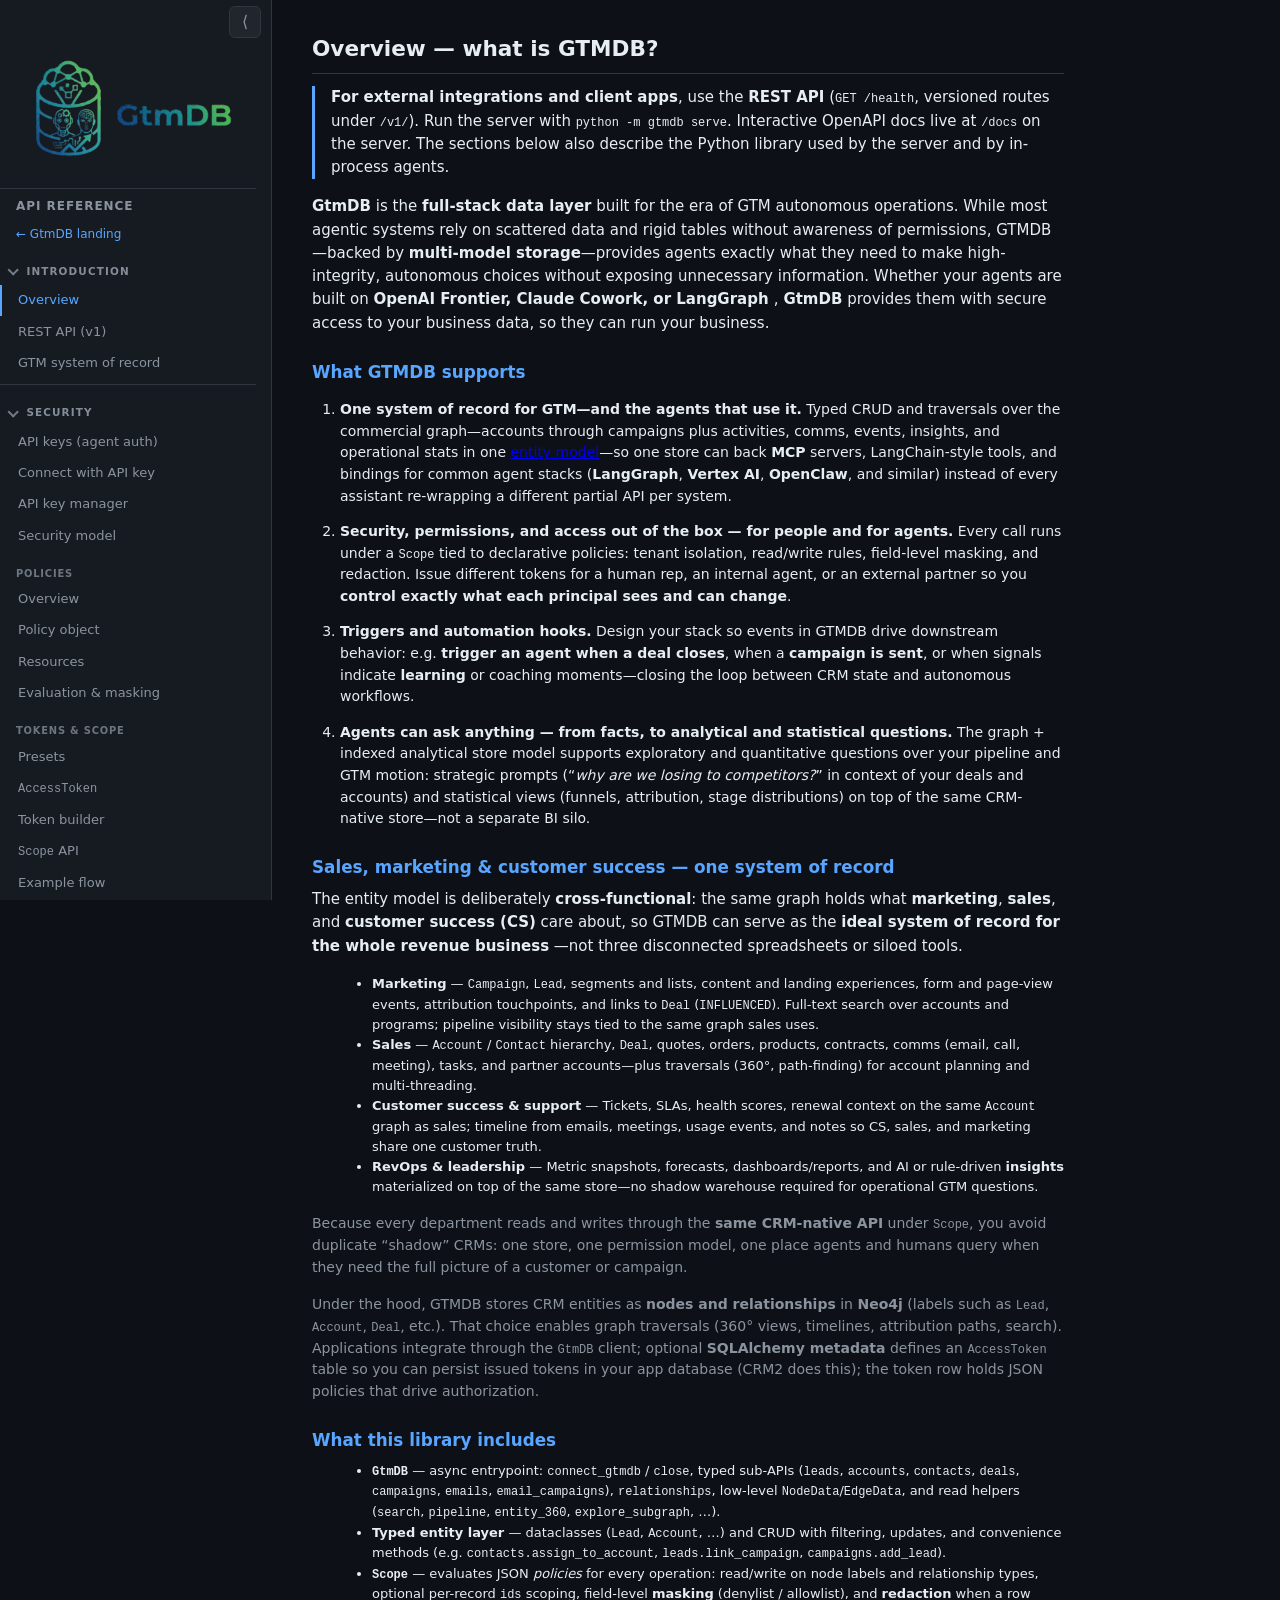
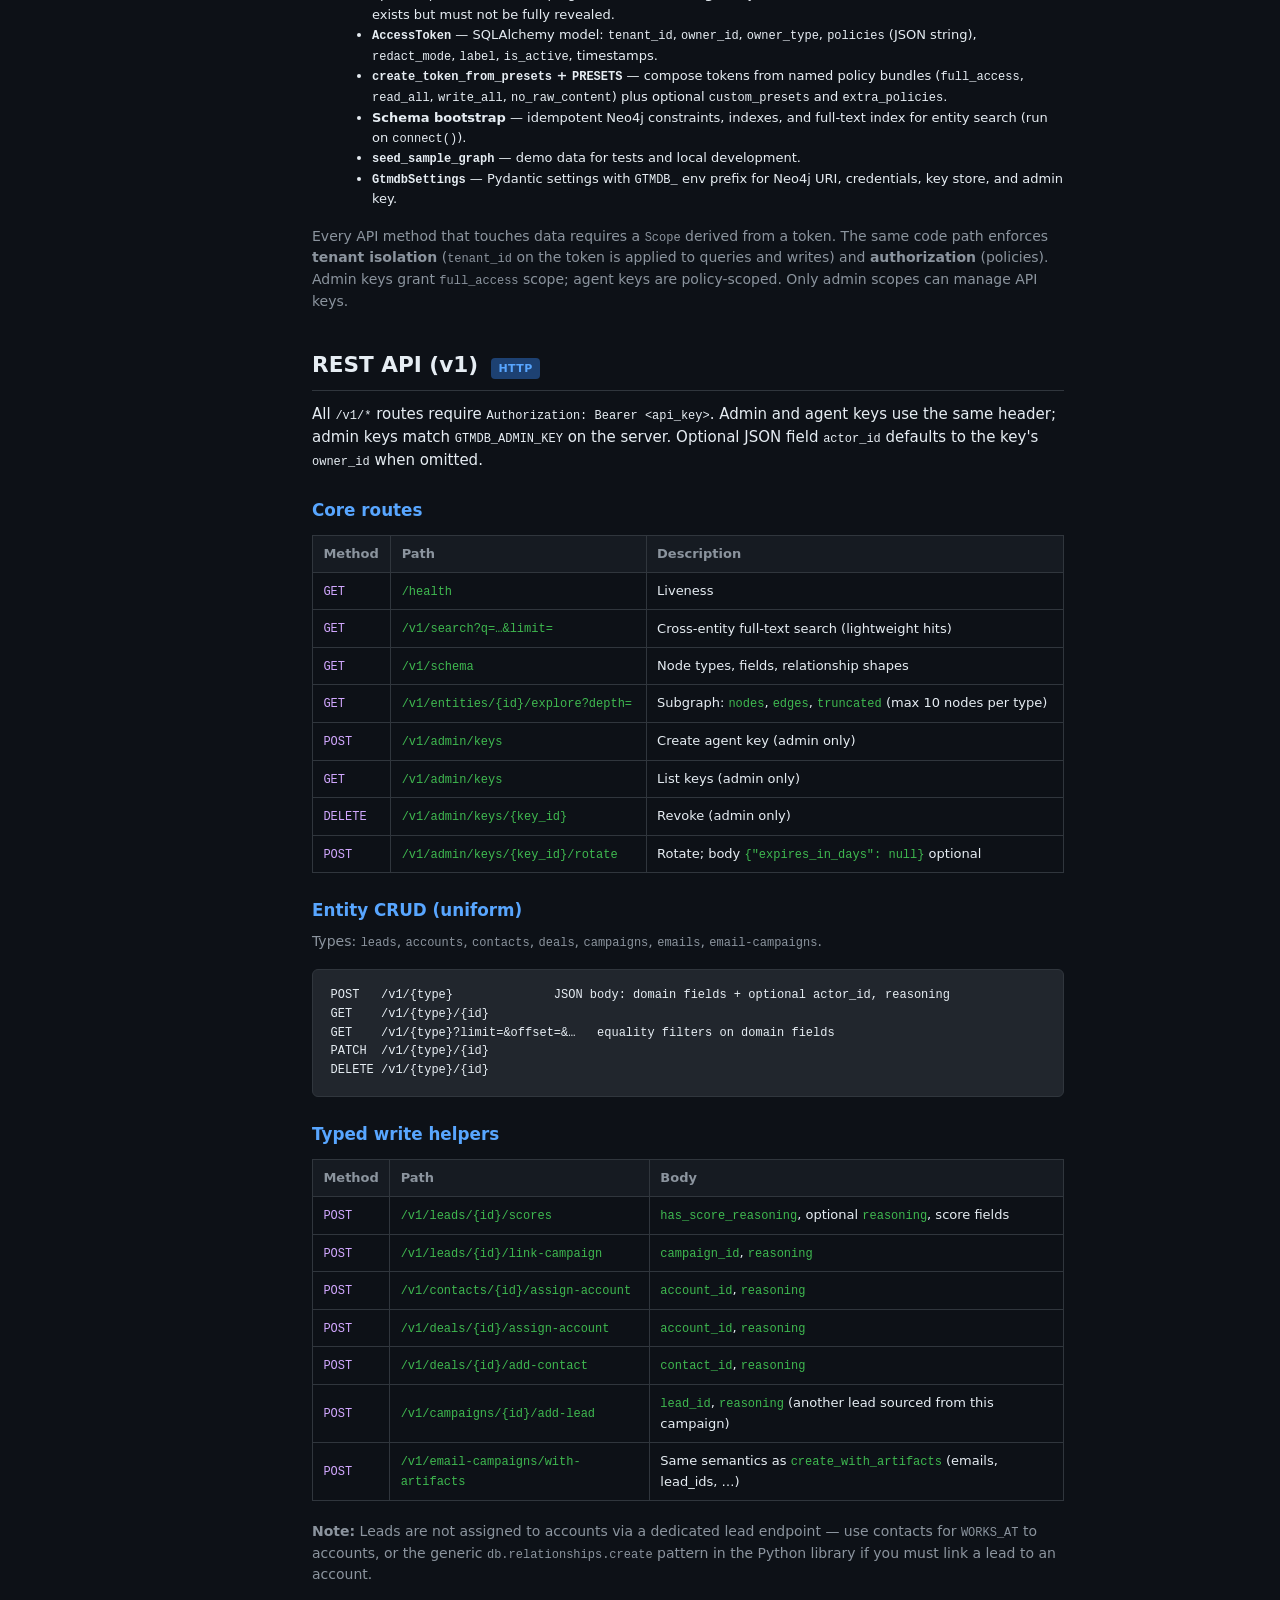
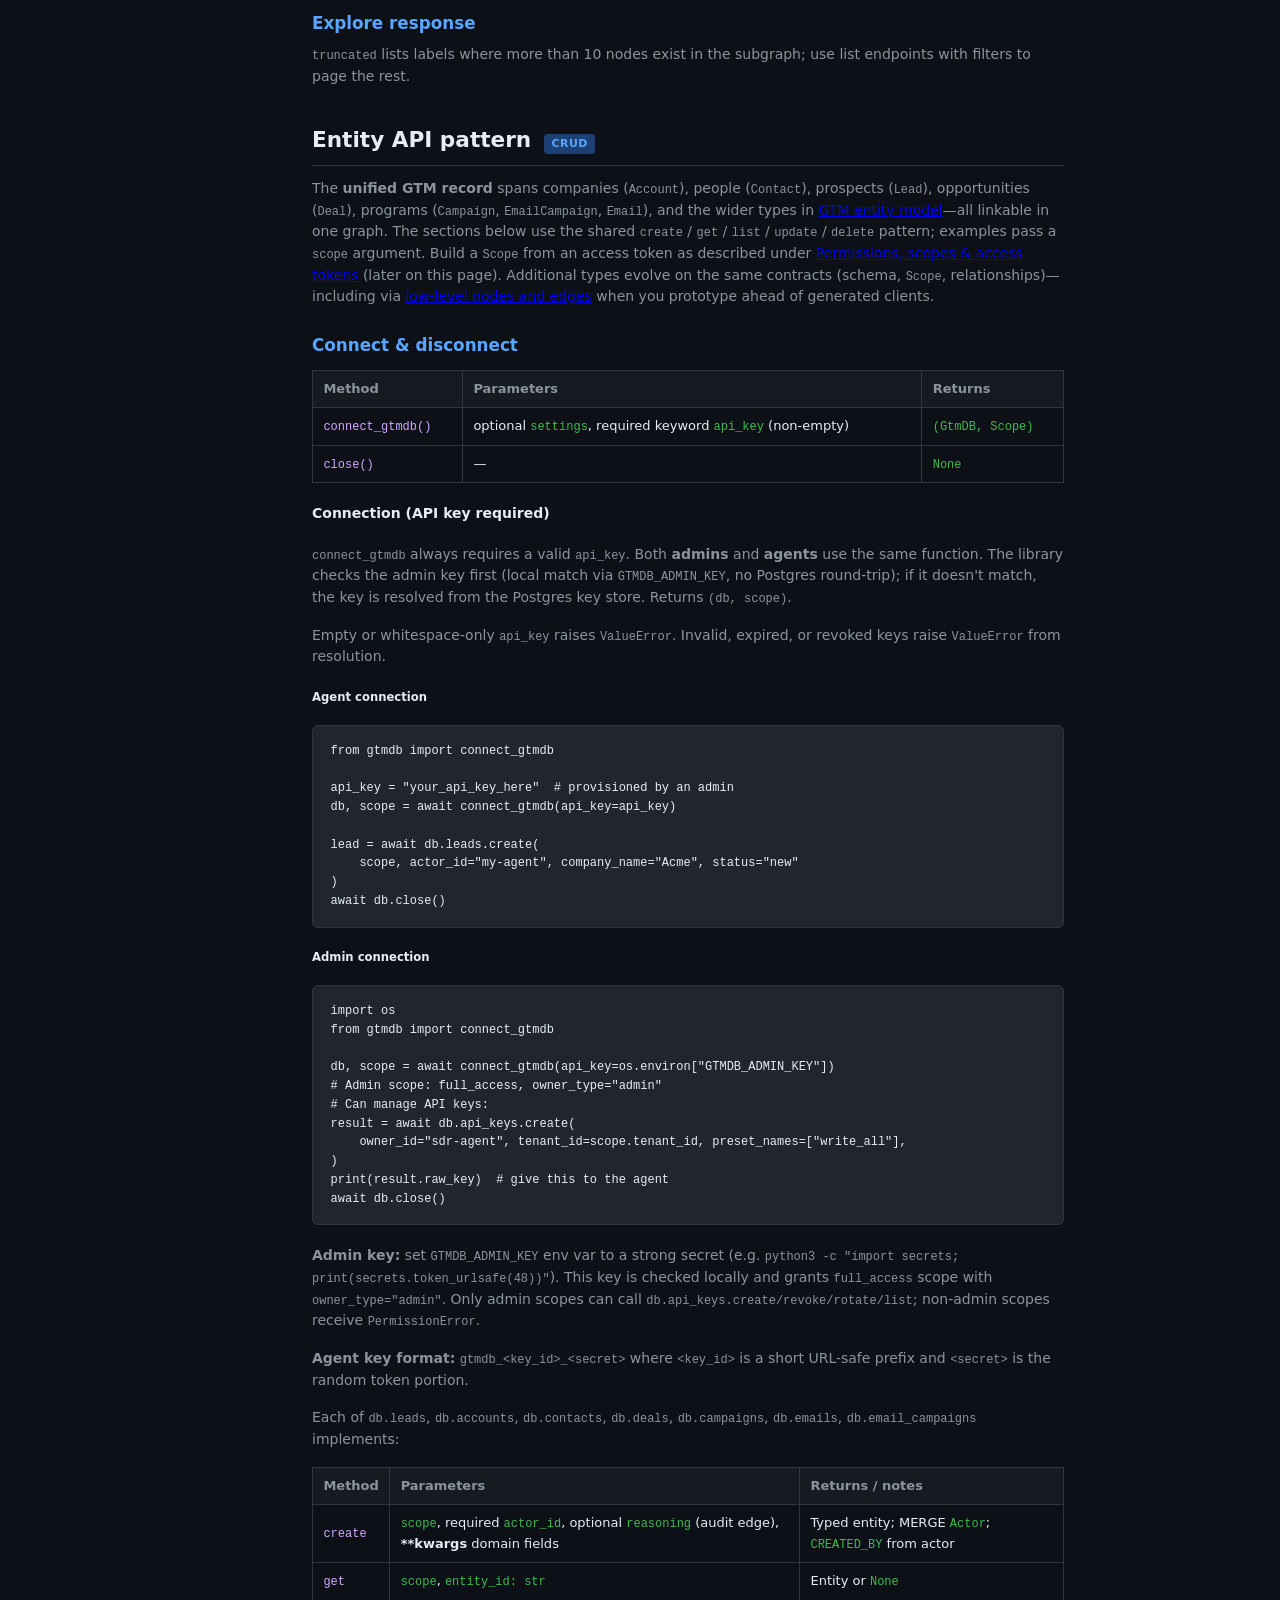
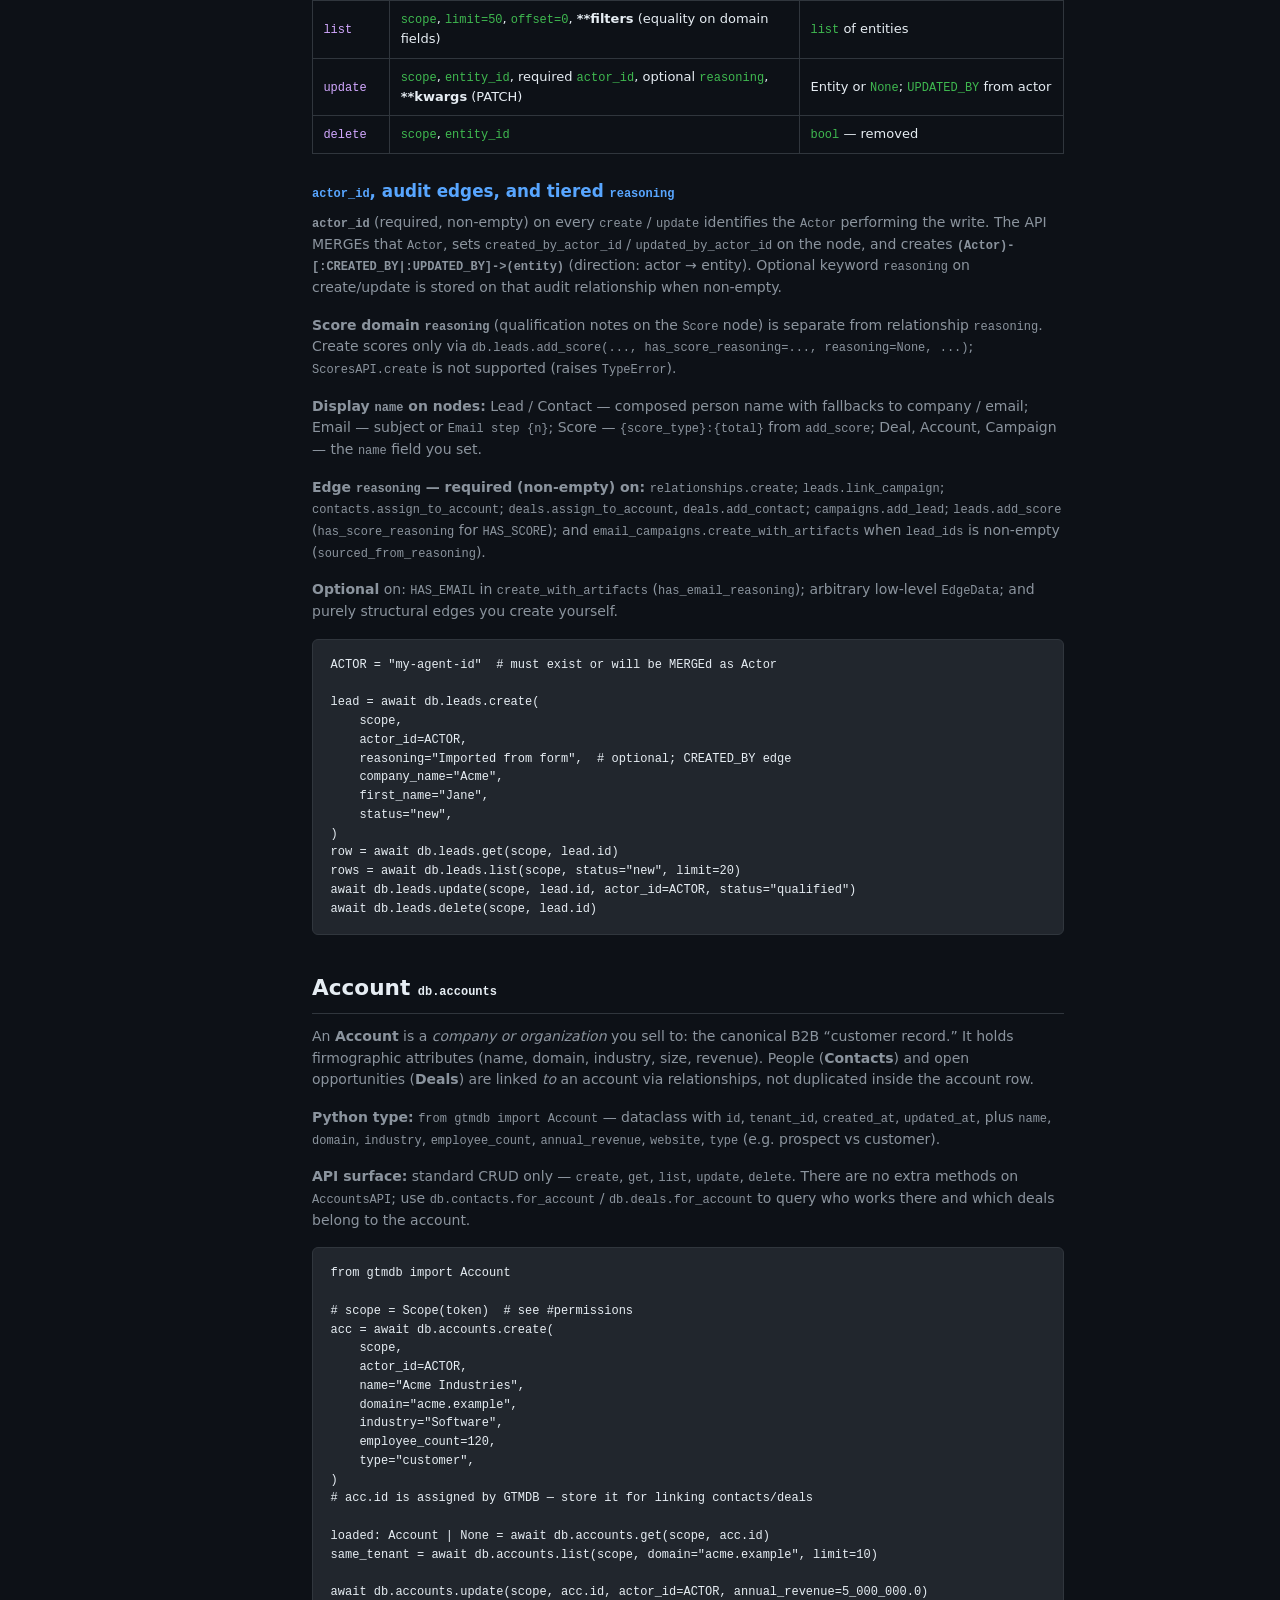
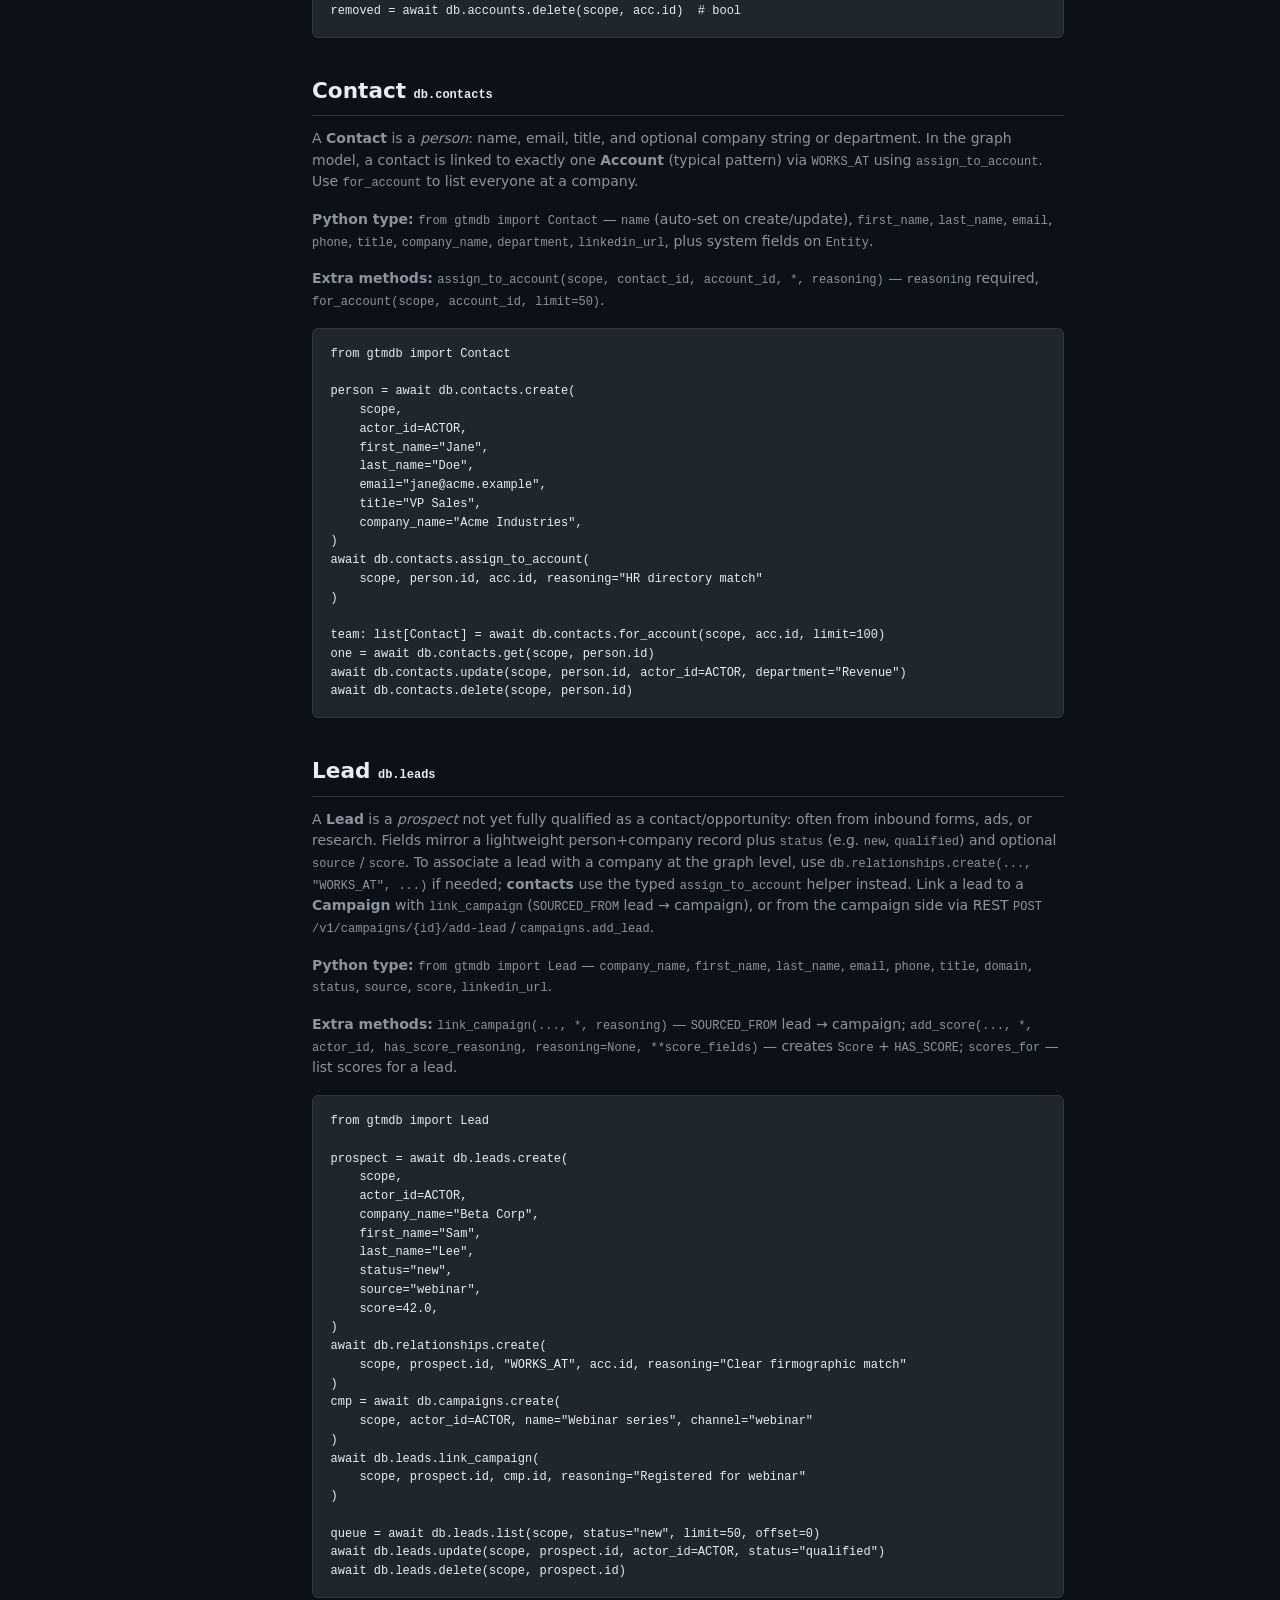
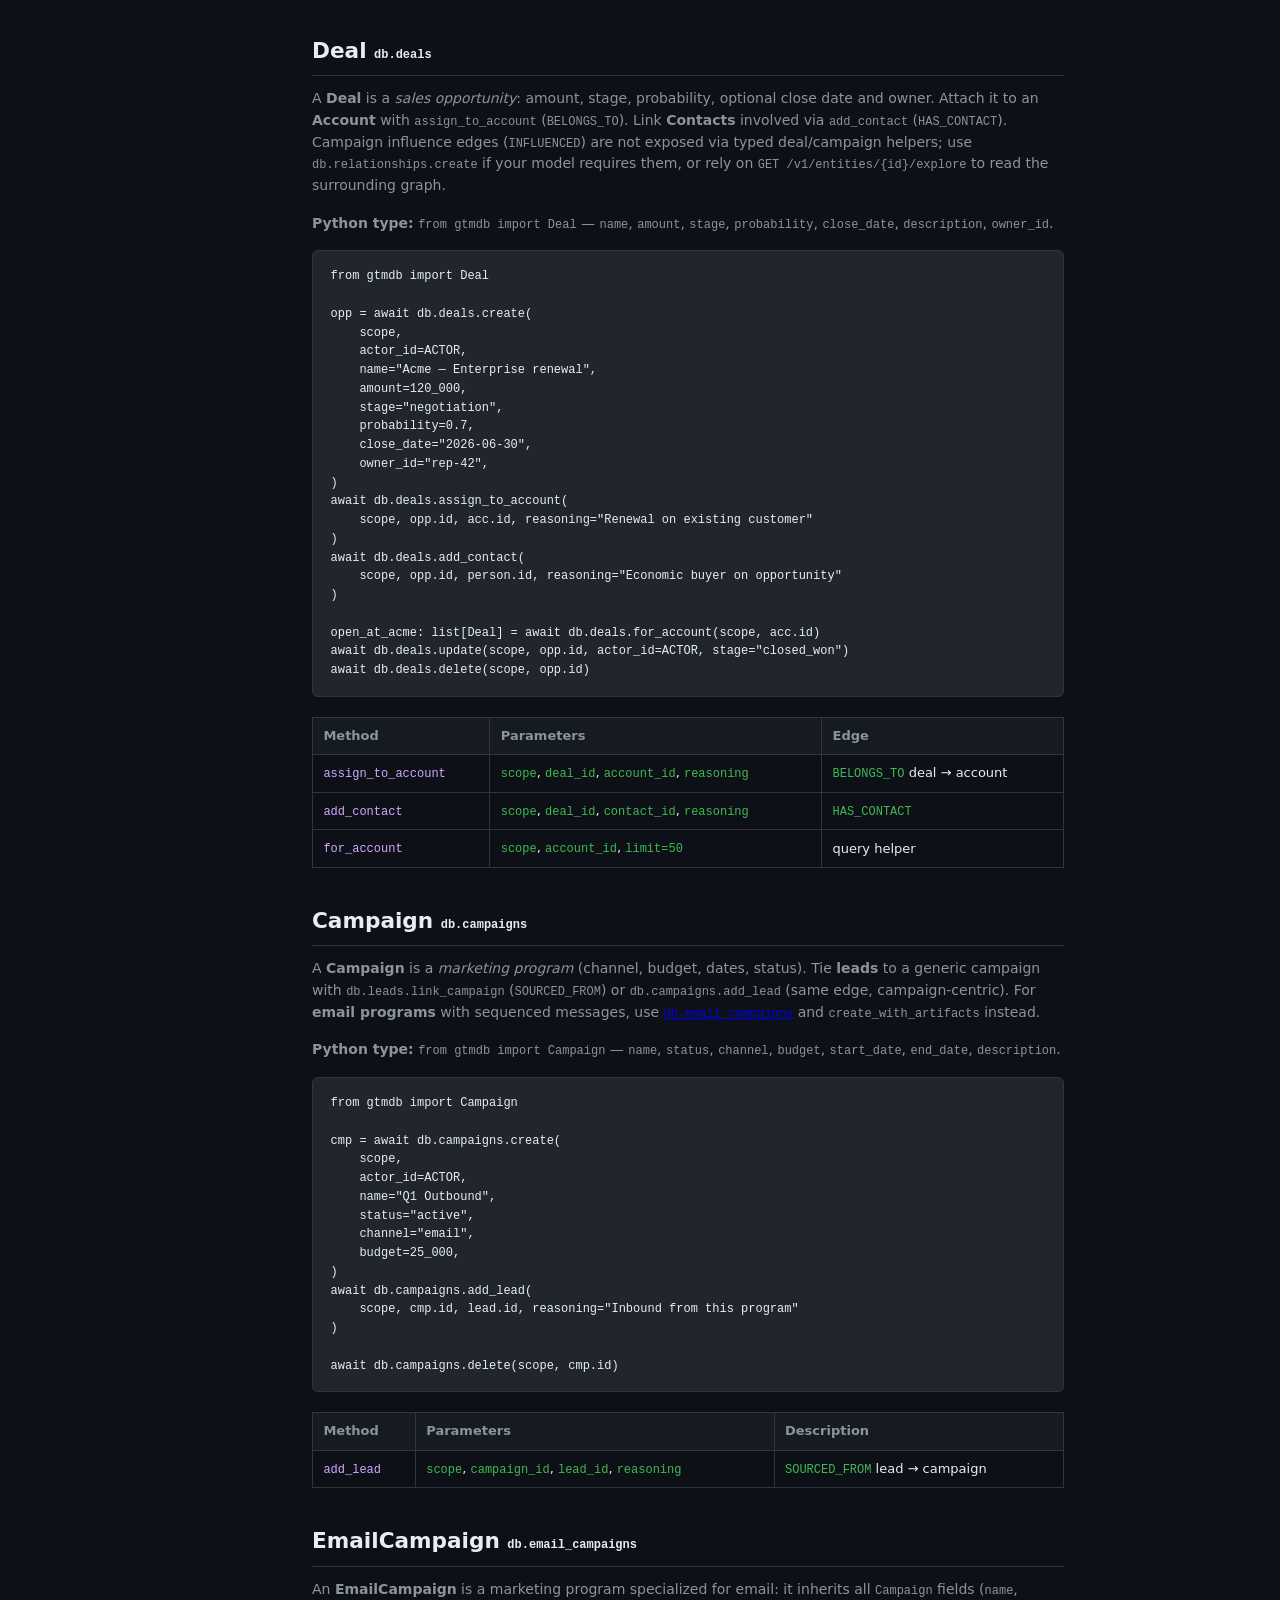
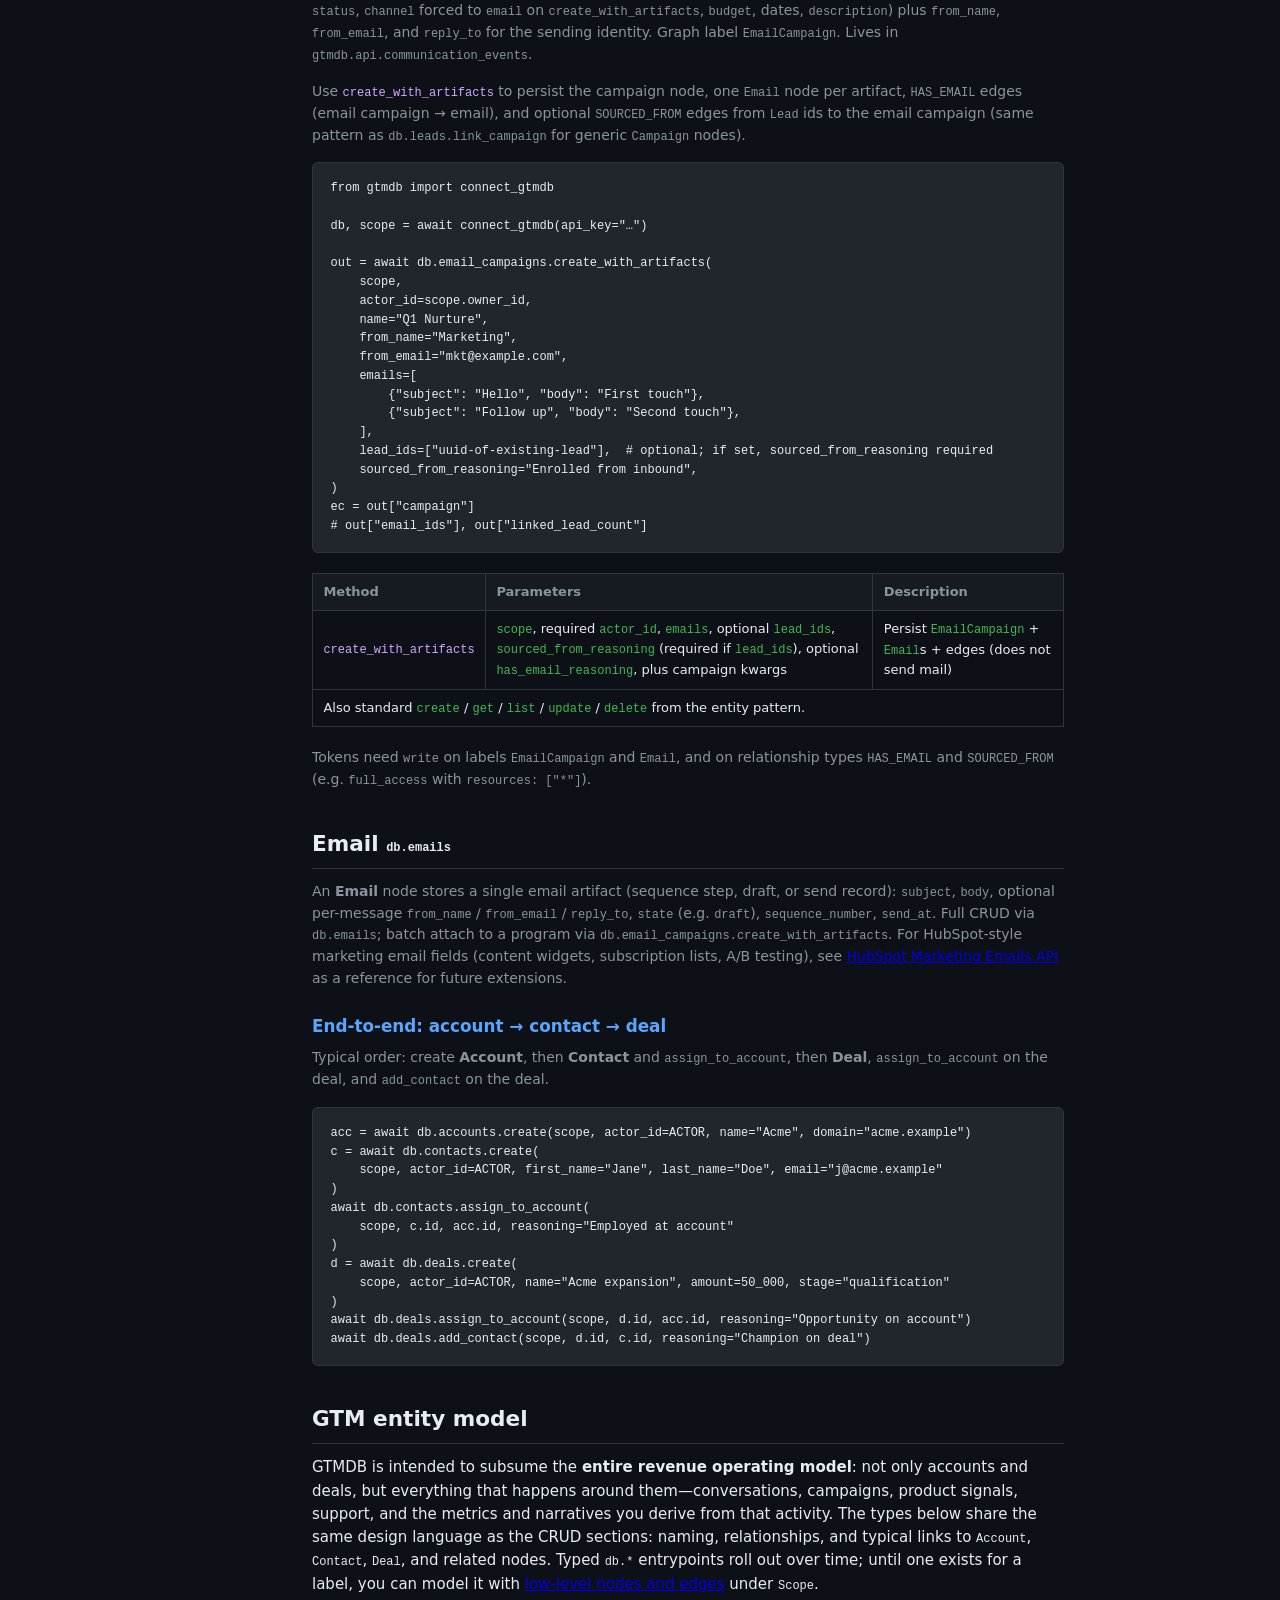
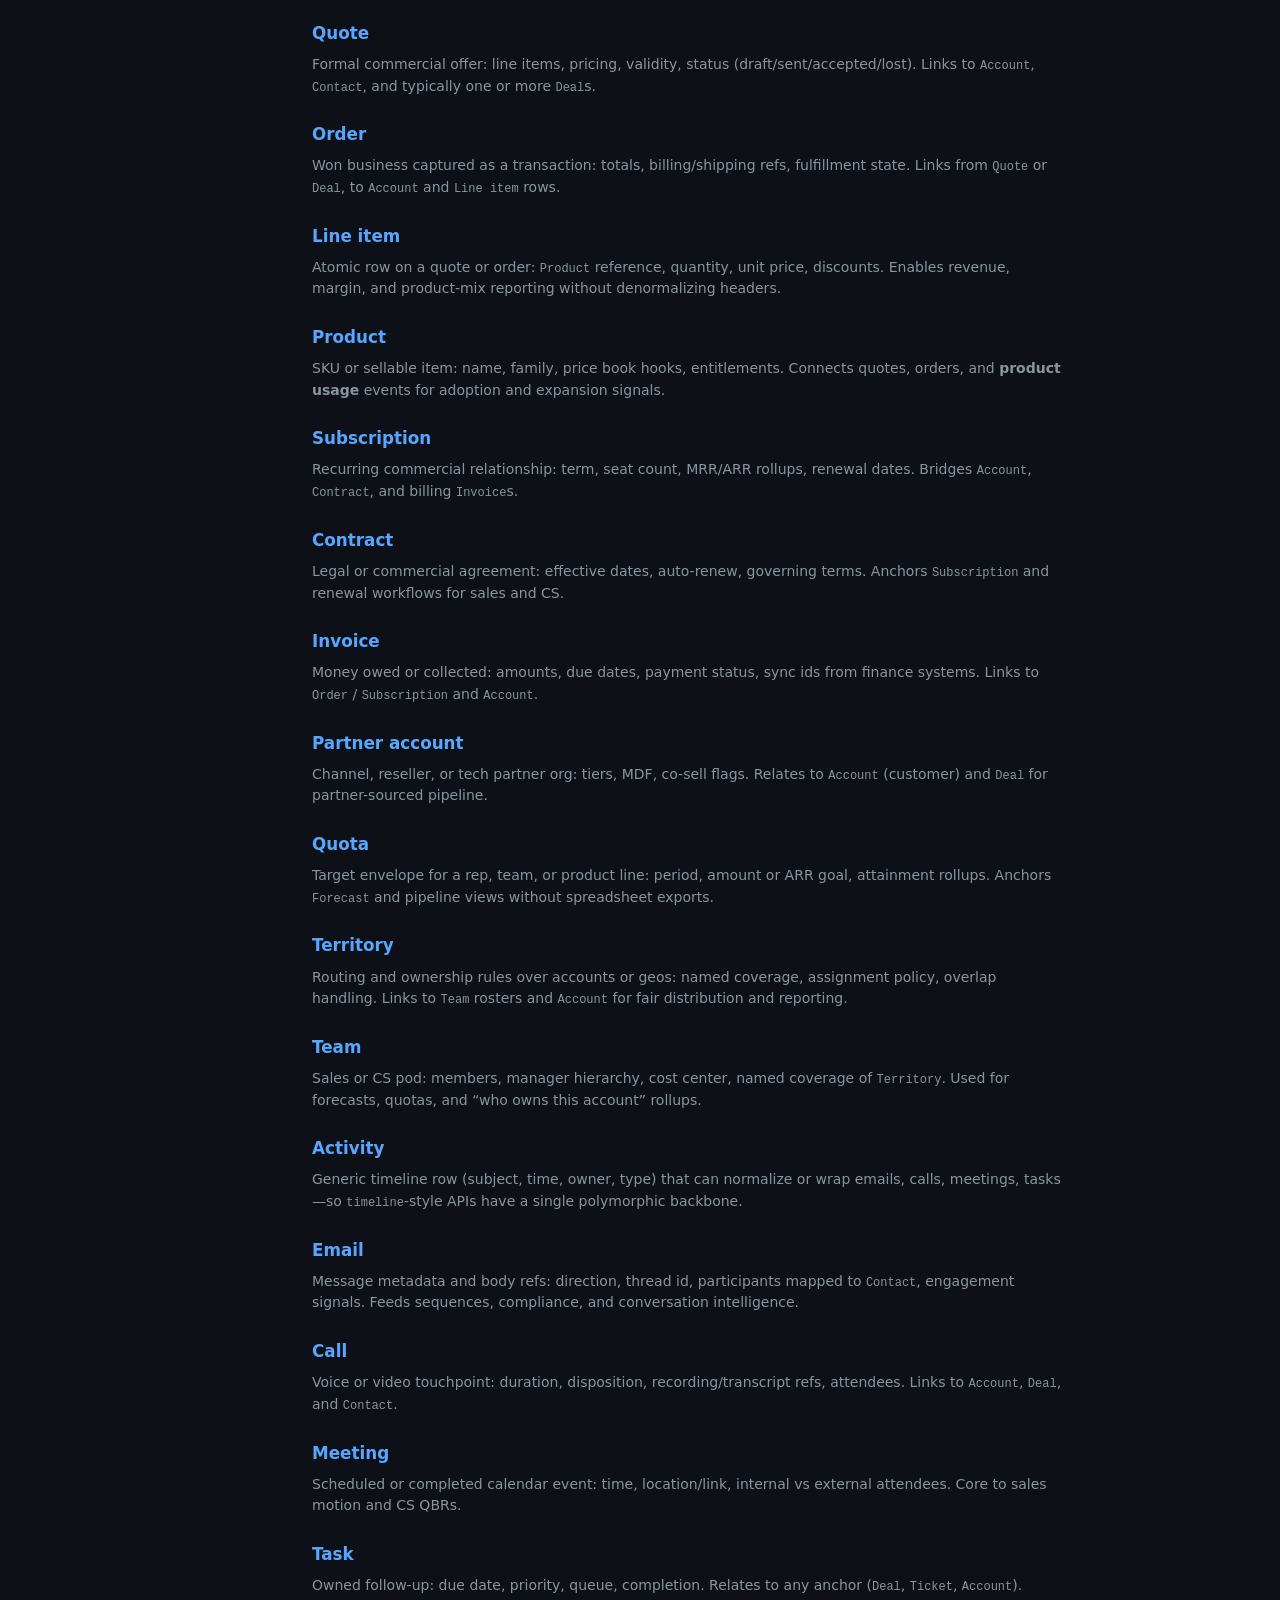
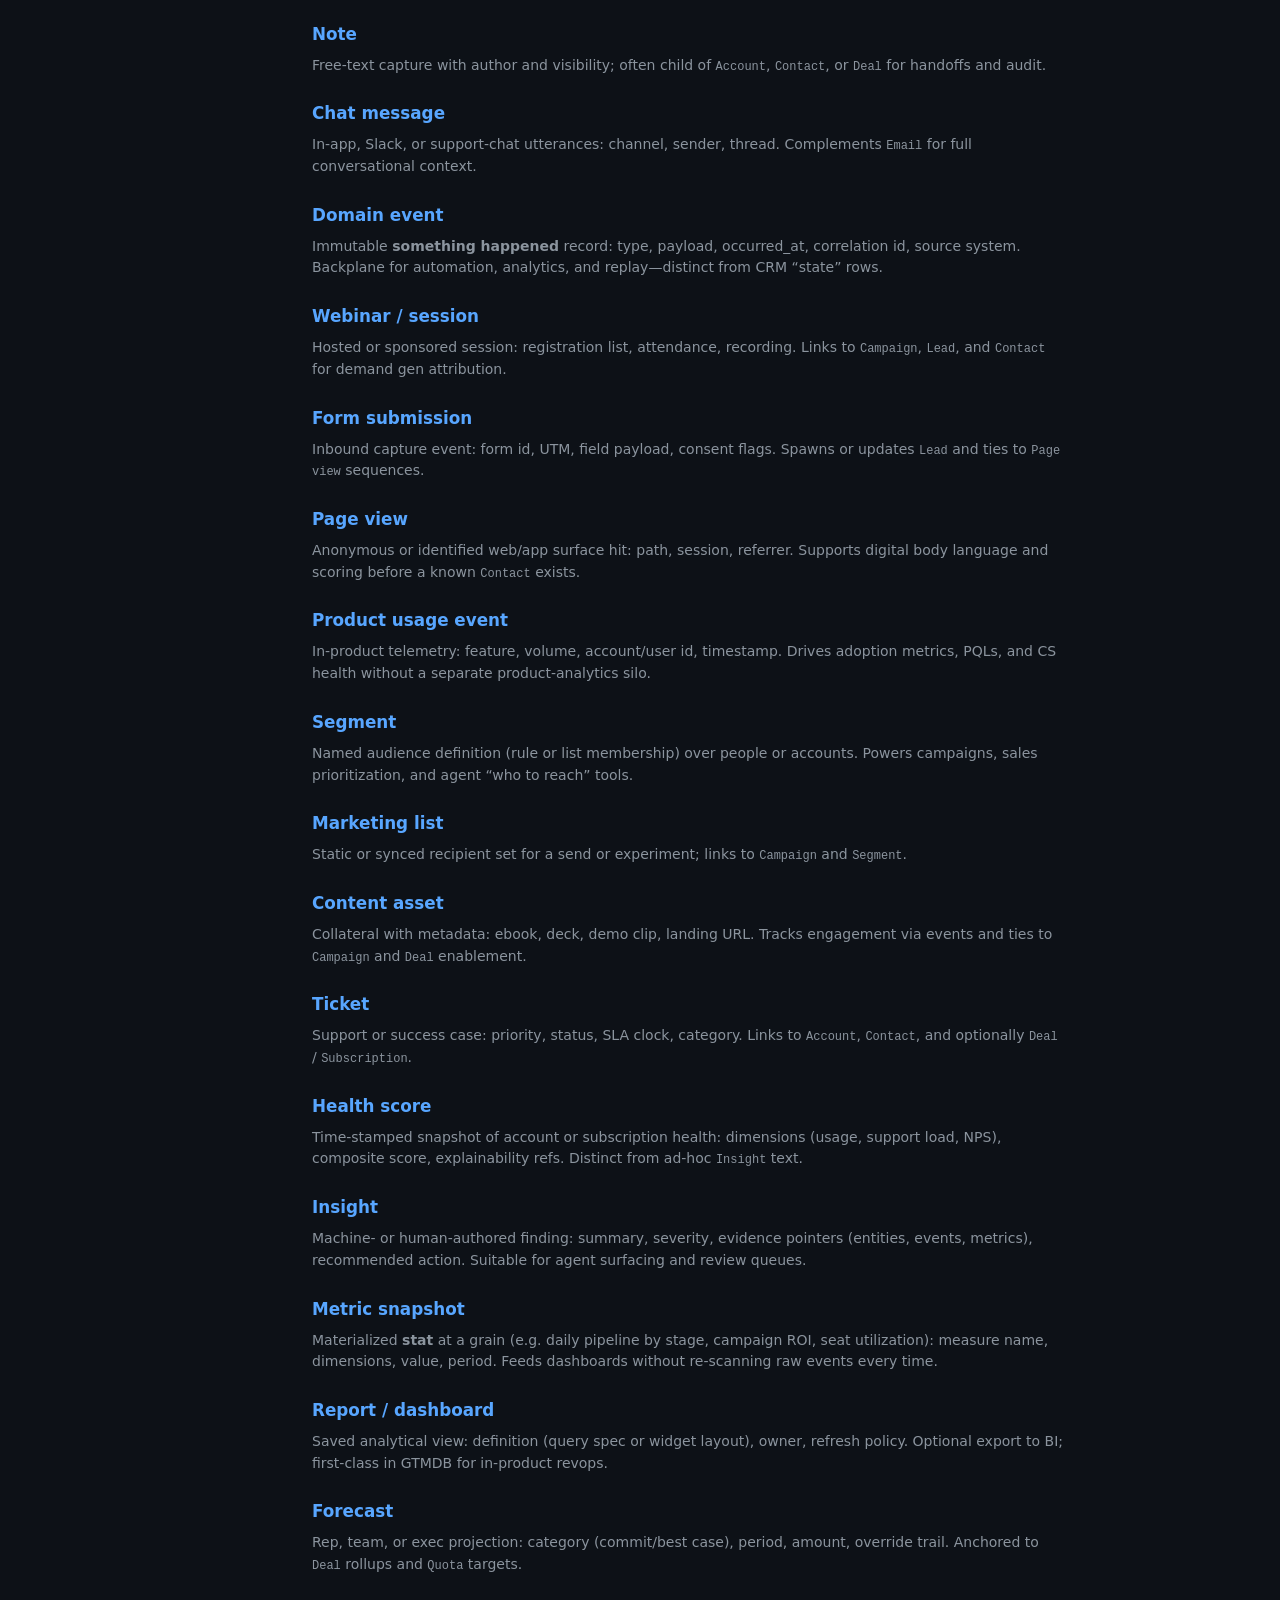
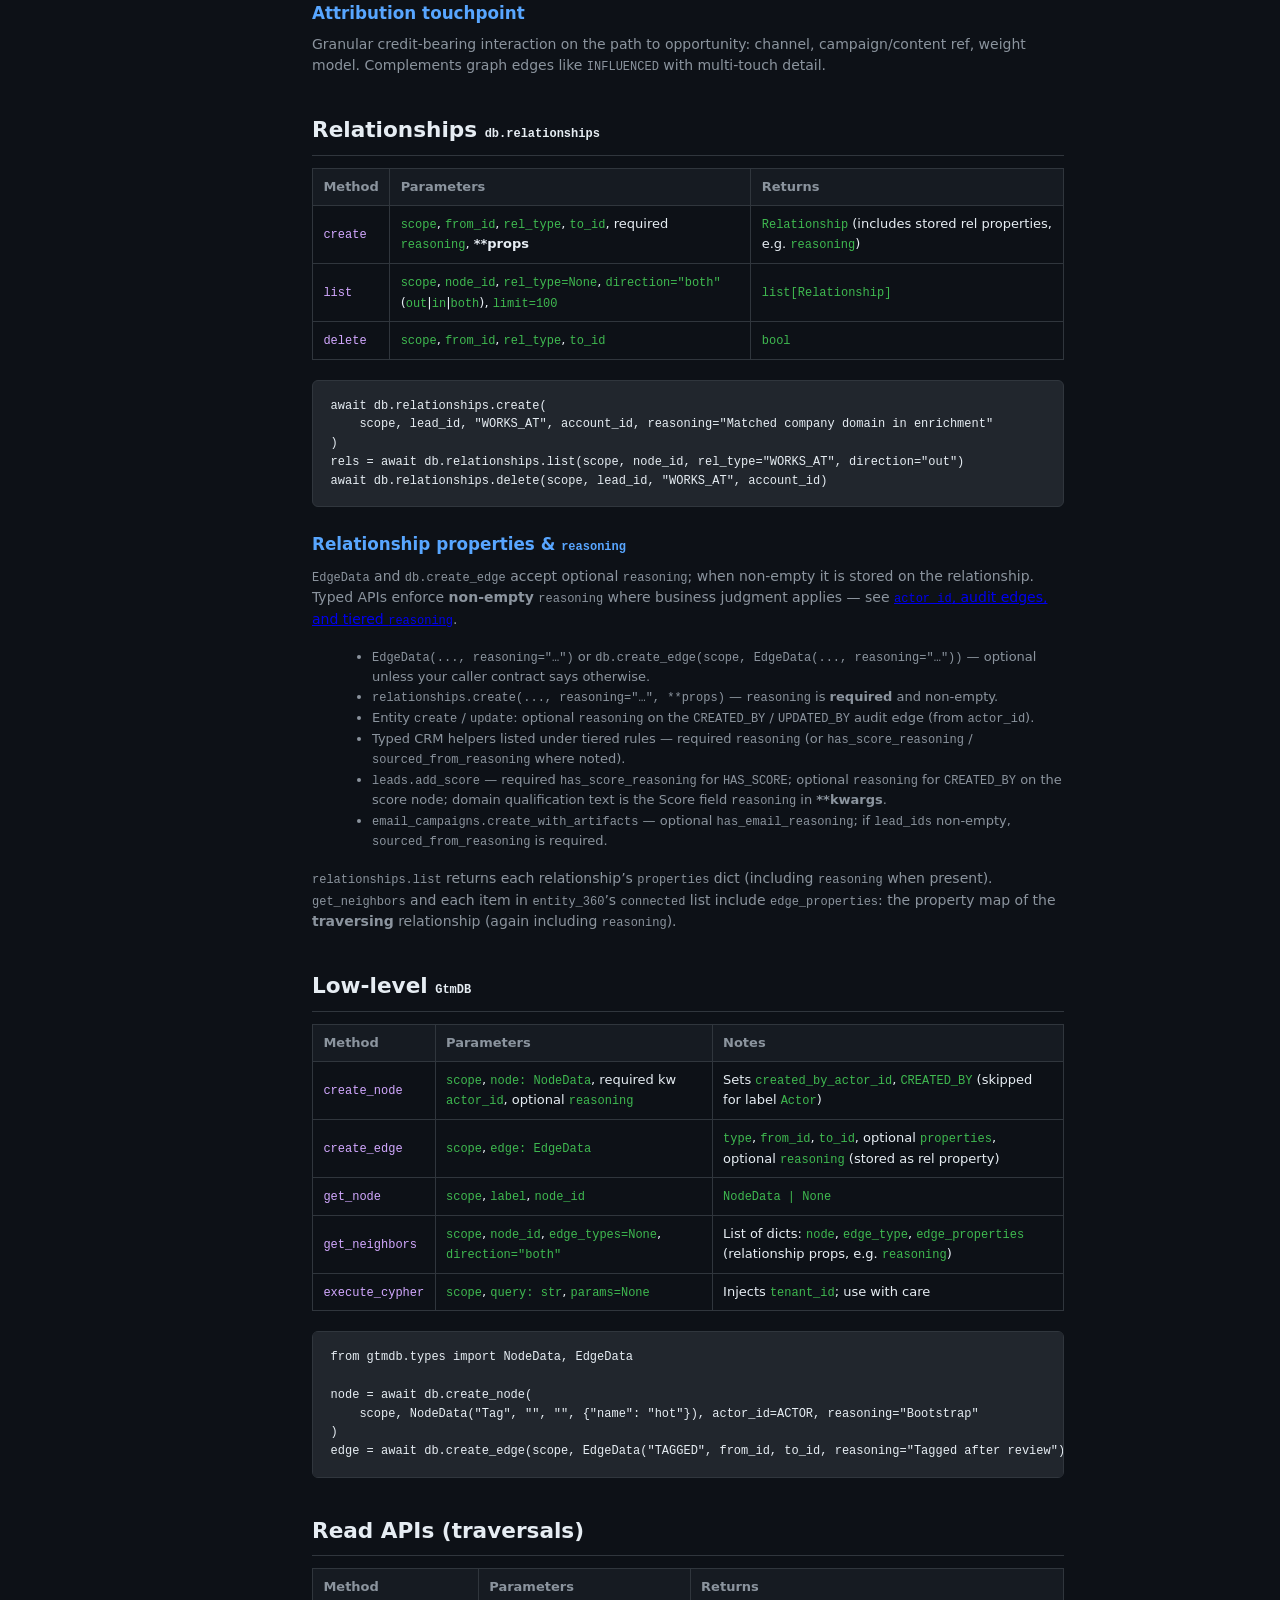
<file: docs/api-reference.html>
<!DOCTYPE html>
<html lang="en">
<head>
  <meta charset="utf-8" />
  <meta name="viewport" content="width=device-width, initial-scale=1" />
  <title>gtmDB — API reference</title>
  <style>
    :root {
      --bg: #0d1117;
      --panel: #161b22;
      --border: #30363d;
      --text: #e6edf3;
      --muted: #8b949e;
      --accent: #58a6ff;
      --accent-dim: #388bfd66;
      --ok: #3fb950;
      --code-bg: #21262d;
      --sidebar-w: 17rem;
    }
    * { box-sizing: border-box; }
    html { scroll-behavior: smooth; }
    body {
      margin: 0;
      font-family: "Inter", ui-sans-serif, system-ui, -apple-system, Segoe UI, Roboto, sans-serif;
      font-size: 14px;
      line-height: 1.55;
      color: var(--text);
      background: var(--bg);
    }
    .layout { display: flex; min-height: 100vh; }
    aside.doc-sidebar {
      position: sticky;
      top: 0;
      align-self: flex-start;
      display: flex;
      flex-direction: column;
      width: var(--sidebar-w);
      min-width: var(--sidebar-w);
      max-height: 100vh;
      overflow: hidden;
      background: var(--panel);
      border-right: 1px solid var(--border);
      transition: width 0.2s ease, min-width 0.2s ease;
    }
    aside.doc-sidebar.is-collapsed {
      width: 2.75rem;
      min-width: 2.75rem;
    }
    .sidebar-rail-toggle {
      flex-shrink: 0;
      align-self: flex-end;
      margin: 0.35rem 0.65rem 0.25rem 0;
      width: 2rem;
      height: 2rem;
      padding: 0;
      border: 1px solid var(--border);
      border-radius: 6px;
      background: var(--code-bg);
      color: var(--muted);
      font-size: 1rem;
      line-height: 1;
      cursor: pointer;
    }
    .sidebar-rail-toggle:hover {
      color: var(--accent);
      border-color: var(--accent);
      background: var(--accent-dim);
    }
    aside.doc-sidebar.is-collapsed .sidebar-rail-toggle {
      align-self: center;
      margin: 0.65rem 0 0.35rem;
    }
    .sidebar-body {
      flex: 1;
      min-height: 0;
      overflow-y: auto;
      overflow-x: hidden;
      overscroll-behavior: contain;
      scrollbar-gutter: stable;
      padding: 0 0 1rem;
      scrollbar-color: var(--border) transparent;
    }
    aside.doc-sidebar.is-collapsed .sidebar-body {
      display: none;
    }
    .sidebar-body::-webkit-scrollbar { width: 8px; }
    .sidebar-body::-webkit-scrollbar-thumb {
      background: var(--border);
      border-radius: 4px;
    }
    .sidebar-body::-webkit-scrollbar-track { background: transparent; }
    .sidebar-brand {
      padding: 0.35rem 0.85rem 1rem;
      margin-bottom: 0.5rem;
      border-bottom: 1px solid var(--border);
    }
    .sidebar-brand a {
      display: block;
      line-height: 0;
      text-decoration: none;
    }
    .sidebar-brand img.sidebar-logo {
      width: 100%;
      max-width: 100%;
      height: auto;
      display: block;
    }
    aside h1 {
      margin: 0 1rem 0.85rem;
      font-size: 0.75rem;
      font-weight: 600;
      letter-spacing: 0.08em;
      text-transform: uppercase;
      color: var(--muted);
    }
    .sidebar-back {
      margin: -0.25rem 1rem 0.85rem;
      font-size: 12px;
    }
    .sidebar-back a {
      color: var(--accent);
      text-decoration: none;
    }
    .sidebar-back a:hover {
      text-decoration: underline;
    }
    aside nav details.nav-section {
      margin-top: 0.85rem;
      border-bottom: 1px solid var(--border);
      padding-bottom: 0.35rem;
    }
    aside nav details.nav-section:first-of-type {
      margin-top: 0;
    }
    aside nav details.nav-section:last-of-type {
      border-bottom: none;
    }
    aside nav summary.nav-section-summary {
      list-style: none;
      cursor: pointer;
      position: relative;
      padding: 0.35rem 1rem 0.35rem 1.65rem;
      font-size: 0.65rem;
      font-weight: 600;
      letter-spacing: 0.11em;
      text-transform: uppercase;
      color: var(--muted);
      opacity: 0.95;
      user-select: none;
    }
    aside nav summary.nav-section-summary::-webkit-details-marker { display: none; }
    aside nav summary.nav-section-summary::before {
      content: "";
      position: absolute;
      left: 0.55rem;
      top: 50%;
      width: 0.4rem;
      height: 0.4rem;
      margin-top: -0.2rem;
      border-right: 2px solid var(--muted);
      border-bottom: 2px solid var(--muted);
      transform: rotate(-45deg);
      transition: transform 0.15s ease;
      opacity: 0.85;
    }
    aside nav details.nav-section[open] summary.nav-section-summary::before {
      transform: rotate(45deg);
      margin-top: -0.28rem;
    }
    aside nav summary.nav-section-summary:hover {
      color: var(--accent);
    }
    aside nav summary.nav-section-summary:hover::before {
      border-color: var(--accent);
    }
    aside nav .nav-subgroup-label {
      display: block;
      padding: 0.55rem 1rem 0.15rem;
      margin-top: 0.35rem;
      font-size: 0.62rem;
      font-weight: 600;
      letter-spacing: 0.08em;
      text-transform: uppercase;
      color: var(--muted);
      opacity: 0.75;
    }
    aside nav ul.nav-nested {
      list-style: none;
      margin: 0;
      padding: 0 0 0.2rem;
    }
    aside nav ul.nav-nested li { margin: 0; }
    aside nav a {
      display: block;
      padding: 0.35rem 1rem;
      color: var(--muted);
      text-decoration: none;
      font-size: 13px;
      border-left: 2px solid transparent;
    }
    aside nav ul.nav-nested a {
      padding-left: 1.6rem;
      font-size: 12.5px;
    }
    aside nav a:hover { color: var(--accent); background: var(--accent-dim); }
    aside nav a.active { color: var(--accent); border-left-color: var(--accent); }
    main {
      flex: 1;
      padding: 2rem 2.5rem 4rem;
      max-width: 52rem;
    }
    main > h2 {
      margin: 2.25rem 0 0.75rem;
      font-size: 1.35rem;
      font-weight: 600;
      padding-bottom: 0.5rem;
      border-bottom: 1px solid var(--border);
    }
    main > h2:first-of-type { margin-top: 0; }
    h3 {
      margin: 1.5rem 0 0.5rem;
      font-size: 1.05rem;
      font-weight: 600;
      color: var(--accent);
    }
    p { margin: 0.5rem 0 1rem; color: var(--muted); }
    .lead { color: var(--text); font-size: 15px; }
    table {
      width: 100%;
      border-collapse: collapse;
      margin: 0.75rem 0 1.25rem;
      font-size: 13px;
    }
    th, td {
      text-align: left;
      padding: 0.5rem 0.65rem;
      border: 1px solid var(--border);
    }
    th { background: var(--panel); color: var(--muted); font-weight: 600; }
    td code { color: var(--ok); font-size: 12px; }
    pre {
      margin: 0.75rem 0 1.25rem;
      padding: 1rem 1.1rem;
      background: var(--code-bg);
      border: 1px solid var(--border);
      border-radius: 6px;
      overflow-x: auto;
      font-family: "JetBrains Mono", "SF Mono", Consolas, monospace;
      font-size: 12.5px;
      line-height: 1.5;
    }
    code { font-family: "JetBrains Mono", "SF Mono", Consolas, monospace; font-size: 12px; }
    .badge {
      display: inline-block;
      padding: 0.12rem 0.45rem;
      border-radius: 4px;
      font-size: 11px;
      font-weight: 600;
      text-transform: uppercase;
      letter-spacing: 0.04em;
      background: var(--accent-dim);
      color: var(--accent);
      margin-left: 0.35rem;
    }
    .method { color: #d2a8ff; }
    ul.params { margin: 0.25rem 0 1rem 1.25rem; color: var(--muted); font-size: 13px; }
    footer {
      margin-top: 3rem;
      padding-top: 1rem;
      border-top: 1px solid var(--border);
      color: var(--muted);
      font-size: 12px;
    }
    @media (max-width: 860px) {
      .layout { flex-direction: column; }
      aside.doc-sidebar {
        position: relative;
        width: 100% !important;
        min-width: 0 !important;
        max-height: none;
        overflow: visible;
        border-right: none;
        border-bottom: 1px solid var(--border);
      }
      aside.doc-sidebar.is-collapsed .sidebar-body {
        display: block !important;
      }
      .sidebar-rail-toggle { display: none !important; }
      .sidebar-body {
        overflow: visible;
        min-height: 0;
      }
      .sidebar-brand { text-align: center; }
      .sidebar-brand img.sidebar-logo { max-width: 220px; margin: 0 auto; }
      aside nav { display: flex; flex-wrap: wrap; gap: 0.25rem; padding: 0 0.5rem 0.5rem; }
      aside nav details.nav-section {
        flex: 1 1 100%;
        margin-top: 0.5rem;
        border-bottom: none;
        padding-bottom: 0;
      }
      aside nav details.nav-section:first-of-type { margin-top: 0; }
      aside nav a { border-left: none; border-radius: 4px; }
      aside nav ul.nav-nested a { padding-left: 1.25rem; }
    }
  </style>
</head>
<body>
  <div class="layout">
    <aside id="doc-sidebar" class="doc-sidebar">
      <button type="button" class="sidebar-rail-toggle" id="sidebar-rail-toggle" aria-expanded="true" aria-controls="sidebar-body" title="Collapse sidebar" aria-label="Collapse sidebar">⟨</button>
      <div id="sidebar-body" class="sidebar-body">
      <div class="sidebar-brand">
        <a href="#overview" title="gtmDB — API reference">
          <img class="sidebar-logo" src="assets/gtm-db-logo.png" alt="gtmDB" />
        </a>
      </div>
      <h1>API reference</h1>
      <p class="sidebar-back"><a href="../index.html">← GtmDB landing</a></p>
      <nav aria-label="Page sections">
        <details class="nav-section" open>
          <summary class="nav-section-summary">Introduction</summary>
          <div class="nav-section-inner">
          <a href="#overview">Overview</a>
          <a href="#rest-api">REST API (v1)</a>
          <a href="#gtm-system-of-record">GTM system of record</a>
          </div>
        </details>
        <details class="nav-section" open>
          <summary class="nav-section-summary">Security</summary>
          <div class="nav-section-inner">
          <a href="#api-key-management">API keys (agent auth)</a>
          <a href="#connect-with-api-key">Connect with API key</a>
          <a href="#api-keys-manager">API key manager</a>
          <a href="#api-key-security">Security model</a>
          <span class="nav-subgroup-label">Policies</span>
          <a href="#permissions">Overview</a>
          <a href="#policy-object">Policy object</a>
          <a href="#policy-resources">Resources</a>
          <a href="#policy-evaluation">Evaluation &amp; masking</a>
          <span class="nav-subgroup-label">Tokens &amp; scope</span>
          <a href="#policy-presets">Presets</a>
          <a href="#access-token-model"><code>AccessToken</code></a>
          <a href="#create-token-from-presets">Token builder</a>
          <a href="#scope-api"><code>Scope</code> API</a>
          <a href="#token-scope-example">Example flow</a>
          <span class="nav-subgroup-label">Cookbook</span>
          <a href="#permission-examples">Scenario examples - Agents & Human</a>
          </div>
        </details>
        <details class="nav-section" open>
          <summary class="nav-section-summary">Entities</summary>
          <div class="nav-section-inner">
          <ul class="nav-nested" aria-label="GTM entities">
            <li><a href="#entity-crud">Entity API pattern</a></li>
            <li><a href="#accounts">Account</a></li>
            <li><a href="#contacts">Contact</a></li>
            <li><a href="#leads">Lead</a></li>
            <li><a href="#deals">Deal</a></li>
            <li><a href="#campaigns">Campaign</a></li>
            <li><a href="#entity-roadmap">GTM entity model</a></li>
            <li><a href="#quotes">Quote</a></li>
            <li><a href="#orders">Order</a></li>
            <li><a href="#line-items">Line item</a></li>
            <li><a href="#products">Product</a></li>
            <li><a href="#subscriptions">Subscription</a></li>
            <li><a href="#contracts">Contract</a></li>
            <li><a href="#invoices">Invoice</a></li>
            <li><a href="#partner-accounts">Partner account</a></li>
            <li><a href="#quotas">Quota</a></li>
            <li><a href="#territories">Territory</a></li>
            <li><a href="#teams">Team</a></li>
            <li><a href="#activities">Activity</a></li>
            <li><a href="#emails">Email</a></li>
            <li><a href="#calls">Call</a></li>
            <li><a href="#meetings">Meeting</a></li>
            <li><a href="#tasks">Task</a></li>
            <li><a href="#notes">Note</a></li>
            <li><a href="#chat-messages">Chat message</a></li>
            <li><a href="#domain-events">Domain event</a></li>
            <li><a href="#webinars">Webinar / session</a></li>
            <li><a href="#form-submissions">Form submission</a></li>
            <li><a href="#page-views">Page view</a></li>
            <li><a href="#product-usage-events">Product usage</a></li>
            <li><a href="#segments">Segment</a></li>
            <li><a href="#marketing-lists">Marketing list</a></li>
            <li><a href="#content-assets">Content asset</a></li>
            <li><a href="#tickets">Ticket</a></li>
            <li><a href="#health-scores">Health score</a></li>
            <li><a href="#insights">Insight</a></li>
            <li><a href="#metric-snapshots">Metric snapshot</a></li>
            <li><a href="#reports-dashboards">Report / dashboard</a></li>
            <li><a href="#forecasts">Forecast</a></li>
            <li><a href="#attribution-touchpoints">Attribution touchpoint</a></li>
          </ul>
          </div>
        </details>
        <details class="nav-section" open>
          <summary class="nav-section-summary">Graph &amp; queries</summary>
          <div class="nav-section-inner">
          <a href="#relationships">Relationships</a>
          <a href="#edge-reasoning">Edge reasoning</a>
          <a href="#low-level">Low-level</a>
          <a href="#traversals">Traversals</a>
          </div>
        </details>
        <details class="nav-section" open>
          <summary class="nav-section-summary">Reference</summary>
          <div class="nav-section-inner">
          <a href="#types">Types &amp; config</a>
          <a href="#seed">Seed</a>
          </div>
        </details>
      </nav>
      </div>
    </aside>
    <main>
      <h2 id="overview">Overview — what is GTMDB?</h2>
      <p class="lead" style="border-left: 3px solid var(--accent); padding-left: 1rem;">
        <strong>For external integrations and client apps</strong>, use the <strong>REST API</strong>
        (<code>GET /health</code>, versioned routes under <code>/v1/</code>). Run the server with
        <code>python -m gtmdb serve</code>. Interactive OpenAPI docs live at <code>/docs</code> on the server.
        The sections below also describe the Python library used by the server and by in-process agents.
      </p>
      <p class="lead">
        <strong>GtmDB</strong> is the <strong>full-stack data layer</strong> built for the era of GTM autonomous
        operations. While most agentic systems rely on scattered data and rigid tables without awareness of
        permissions, GTMDB —backed by <strong>multi-model storage</strong>—provides agents exactly what they
        need to make high-integrity, autonomous choices without exposing unnecessary information. Whether your agents
        are built on <strong>OpenAI Frontier, Claude Cowork, or LangGraph </strong>, <strong>GtmDB</strong> provides them with secure access to
        your business data, so they can run your business.
      </p>
      <h3>What GTMDB supports</h3>
      <ol class="params" style="color: var(--text); margin-left: 1.25rem; padding-left: 0.5rem;">
        <li style="margin-bottom: 0.85rem;">
          <strong>One system of record for GTM—and the agents that use it.</strong> Typed CRUD and traversals
          over the commercial graph—accounts through campaigns plus activities, comms, events, insights, and
          operational stats in one <a href="#entity-roadmap">entity model</a>—so one store can back
          <strong>MCP</strong> servers, LangChain-style tools, and bindings for common agent stacks
          (<strong>LangGraph</strong>, <strong>Vertex AI</strong>, <strong>OpenClaw</strong>, and similar)
          instead of every assistant re-wrapping a different partial API per system.
        </li>
        <li style="margin-bottom: 0.85rem;">
          <strong>Security, permissions, and access out of the box — for people and for agents.</strong>
          Every call runs under a <code>Scope</code> tied to declarative policies: tenant isolation,
          read/write rules, field-level masking, and redaction. Issue different tokens for a human rep,
          an internal agent, or an external partner so you <strong>control exactly what each principal
          sees and can change</strong>.
        </li>
        <li style="margin-bottom: 0.85rem;">
          <strong>Triggers and automation hooks.</strong> Design your stack so events in GTMDB drive
          downstream behavior: e.g. <strong>trigger an agent when a deal closes</strong>, when a
          <strong>campaign is sent</strong>, or when signals indicate <strong>learning</strong> or
          coaching moments—closing the loop between CRM state and autonomous workflows.
        </li>
        <li style="margin-bottom: 0.85rem;">
          <strong>Agents can ask anything — from facts, to analytical and statistical questions.</strong> The graph + indexed
          analytical store model supports exploratory and quantitative questions over your pipeline and GTM motion:
          strategic prompts (“<em>why are we losing to competitors?</em>” in context of your deals and
          accounts) and statistical views (funnels, attribution, stage distributions) on top of the same
          CRM-native store—not a separate BI silo.
        </li>
      </ol>
      <h3 id="gtm-system-of-record">Sales, marketing &amp; customer success — one system of record</h3>
      <p class="lead">
        The entity model is deliberately <strong>cross-functional</strong>: the same graph holds what
        <strong>marketing</strong>, <strong>sales</strong>, and <strong>customer success (CS)</strong> care
        about, so GTMDB can serve as the <strong>ideal system of record for the whole revenue business</strong>
        —not three disconnected spreadsheets or siloed tools.
      </p>
      <ul class="params" style="color: var(--text);">
        <li><strong>Marketing</strong> — <code>Campaign</code>, <code>Lead</code>, segments and lists,
          content and landing experiences, form and page-view events, attribution touchpoints, and links to
          <code>Deal</code> (<code>INFLUENCED</code>). Full-text search over accounts and programs; pipeline
          visibility stays tied to the same graph sales uses.</li>
        <li><strong>Sales</strong> — <code>Account</code> / <code>Contact</code> hierarchy, <code>Deal</code>,
          quotes, orders, products, contracts, comms (email, call, meeting), tasks, and partner
          accounts—plus traversals (360°, path-finding) for account planning and multi-threading.</li>
        <li><strong>Customer success &amp; support</strong> — Tickets, SLAs, health scores, renewal context
          on the same <code>Account</code> graph as sales; timeline from emails, meetings, usage events, and
          notes so CS, sales, and marketing share one customer truth.</li>
        <li><strong>RevOps &amp; leadership</strong> — Metric snapshots, forecasts, dashboards/reports, and
          AI or rule-driven <strong>insights</strong> materialized on top of the same store—no shadow warehouse
          required for operational GTM questions.</li>
      </ul>
      <p>
        Because every department reads and writes through the <strong>same CRM-native API</strong> under
        <code>Scope</code>, you avoid duplicate “shadow” CRMs: one store, one permission model, one place
        agents and humans query when they need the full picture of a customer or campaign.
      </p>
      <p>
        Under the hood, GTMDB stores CRM entities as <strong>nodes and relationships</strong> in
        <strong>Neo4j</strong> (labels such as <code>Lead</code>, <code>Account</code>, <code>Deal</code>,
        etc.). That choice enables graph traversals (360° views, timelines, attribution paths, search).
        Applications integrate through the <code>GtmDB</code> client; optional <strong>SQLAlchemy
        metadata</strong> defines an <code>AccessToken</code> table so you can persist issued tokens in
        your app database (CRM2 does this); the token row holds JSON policies that drive authorization.
      </p>
      <h3>What this library includes</h3>
      <ul class="params" style="color: var(--text);">
        <li><strong><code>GtmDB</code></strong> — async entrypoint: <code>connect_gtmdb</code> / <code>close</code>, typed sub-APIs (<code>leads</code>, <code>accounts</code>, <code>contacts</code>, <code>deals</code>, <code>campaigns</code>, <code>emails</code>, <code>email_campaigns</code>), <code>relationships</code>, low-level <code>NodeData</code>/<code>EdgeData</code>, and read helpers (<code>search</code>, <code>pipeline</code>, <code>entity_360</code>, <code>explore_subgraph</code>, …).</li>
        <li><strong>Typed entity layer</strong> — dataclasses (<code>Lead</code>, <code>Account</code>, …) and CRUD with filtering, updates, and convenience methods (e.g. <code>contacts.assign_to_account</code>, <code>leads.link_campaign</code>, <code>campaigns.add_lead</code>).</li>
        <li><strong><code>Scope</code></strong> — evaluates JSON <em>policies</em> for every operation: read/write on node labels and relationship types, optional per-record <code>ids</code> scoping, field-level <strong>masking</strong> (denylist / allowlist), and <strong>redaction</strong> when a row exists but must not be fully revealed.</li>
        <li><strong><code>AccessToken</code></strong> — SQLAlchemy model: <code>tenant_id</code>, <code>owner_id</code>, <code>owner_type</code>, <code>policies</code> (JSON string), <code>redact_mode</code>, <code>label</code>, <code>is_active</code>, timestamps.</li>
        <li><strong><code>create_token_from_presets</code> + <code>PRESETS</code></strong> — compose tokens from named policy bundles (<code>full_access</code>, <code>read_all</code>, <code>write_all</code>, <code>no_raw_content</code>) plus optional <code>custom_presets</code> and <code>extra_policies</code>.</li>
        <li><strong>Schema bootstrap</strong> — idempotent Neo4j constraints, indexes, and full-text index for entity search (run on <code>connect()</code>).</li>
        <li><strong><code>seed_sample_graph</code></strong> — demo data for tests and local development.</li>
        <li><strong><code>GtmdbSettings</code></strong> — Pydantic settings with <code>GTMDB_</code> env prefix for Neo4j URI, credentials, key store, and admin key.</li>
      </ul>
      <p>
        Every API method that touches data requires a <code>Scope</code> derived from a token. The same
        code path enforces <strong>tenant isolation</strong> (<code>tenant_id</code> on the token is applied
        to queries and writes) and <strong>authorization</strong> (policies). Admin keys grant
        <code>full_access</code> scope; agent keys are policy-scoped. Only admin scopes can manage API keys.
      </p>

      <h2 id="rest-api">REST API (v1) <span class="badge">HTTP</span></h2>
      <p class="lead">
        All <code>/v1/*</code> routes require <code>Authorization: Bearer &lt;api_key&gt;</code>.
        Admin and agent keys use the same header; admin keys match <code>GTMDB_ADMIN_KEY</code> on the server.
        Optional JSON field <code>actor_id</code> defaults to the key&apos;s <code>owner_id</code> when omitted.
      </p>
      <h3>Core routes</h3>
      <table>
        <thead><tr><th>Method</th><th>Path</th><th>Description</th></tr></thead>
        <tbody>
          <tr><td><code class="method">GET</code></td><td><code>/health</code></td><td>Liveness</td></tr>
          <tr><td><code class="method">GET</code></td><td><code>/v1/search?q=…&amp;limit=</code></td><td>Cross-entity full-text search (lightweight hits)</td></tr>
          <tr><td><code class="method">GET</code></td><td><code>/v1/schema</code></td><td>Node types, fields, relationship shapes</td></tr>
          <tr><td><code class="method">GET</code></td><td><code>/v1/entities/{id}/explore?depth=</code></td><td>Subgraph: <code>nodes</code>, <code>edges</code>, <code>truncated</code> (max 10 nodes per type)</td></tr>
          <tr><td><code class="method">POST</code></td><td><code>/v1/admin/keys</code></td><td>Create agent key (admin only)</td></tr>
          <tr><td><code class="method">GET</code></td><td><code>/v1/admin/keys</code></td><td>List keys (admin only)</td></tr>
          <tr><td><code class="method">DELETE</code></td><td><code>/v1/admin/keys/{key_id}</code></td><td>Revoke (admin only)</td></tr>
          <tr><td><code class="method">POST</code></td><td><code>/v1/admin/keys/{key_id}/rotate</code></td><td>Rotate; body <code>{"expires_in_days": null}</code> optional</td></tr>
        </tbody>
      </table>
      <h3>Entity CRUD (uniform)</h3>
      <p>Types: <code>leads</code>, <code>accounts</code>, <code>contacts</code>, <code>deals</code>, <code>campaigns</code>, <code>emails</code>, <code>email-campaigns</code>.</p>
      <pre><code>POST   /v1/{type}              JSON body: domain fields + optional actor_id, reasoning
GET    /v1/{type}/{id}
GET    /v1/{type}?limit=&amp;offset=&amp;…   equality filters on domain fields
PATCH  /v1/{type}/{id}
DELETE /v1/{type}/{id}</code></pre>
      <h3>Typed write helpers</h3>
      <table>
        <thead><tr><th>Method</th><th>Path</th><th>Body</th></tr></thead>
        <tbody>
          <tr><td><code class="method">POST</code></td><td><code>/v1/leads/{id}/scores</code></td><td><code>has_score_reasoning</code>, optional <code>reasoning</code>, score fields</td></tr>
          <tr><td><code class="method">POST</code></td><td><code>/v1/leads/{id}/link-campaign</code></td><td><code>campaign_id</code>, <code>reasoning</code></td></tr>
          <tr><td><code class="method">POST</code></td><td><code>/v1/contacts/{id}/assign-account</code></td><td><code>account_id</code>, <code>reasoning</code></td></tr>
          <tr><td><code class="method">POST</code></td><td><code>/v1/deals/{id}/assign-account</code></td><td><code>account_id</code>, <code>reasoning</code></td></tr>
          <tr><td><code class="method">POST</code></td><td><code>/v1/deals/{id}/add-contact</code></td><td><code>contact_id</code>, <code>reasoning</code></td></tr>
          <tr><td><code class="method">POST</code></td><td><code>/v1/campaigns/{id}/add-lead</code></td><td><code>lead_id</code>, <code>reasoning</code> (another lead sourced from this campaign)</td></tr>
          <tr><td><code class="method">POST</code></td><td><code>/v1/email-campaigns/with-artifacts</code></td><td>Same semantics as <code>create_with_artifacts</code> (emails, lead_ids, …)</td></tr>
        </tbody>
      </table>
      <p><strong>Note:</strong> Leads are not assigned to accounts via a dedicated lead endpoint — use contacts for <code>WORKS_AT</code> to accounts, or the generic <code>db.relationships.create</code> pattern in the Python library if you must link a lead to an account.</p>
      <h3>Explore response</h3>
      <p><code>truncated</code> lists labels where more than 10 nodes exist in the subgraph; use list endpoints with filters to page the rest.</p>

      <h2 id="entity-crud">Entity API pattern <span class="badge">CRUD</span></h2>
      <p>
        The <strong>unified GTM record</strong> spans companies (<code>Account</code>), people
        (<code>Contact</code>), prospects (<code>Lead</code>), opportunities (<code>Deal</code>), programs
        (<code>Campaign</code>, <code>EmailCampaign</code>, <code>Email</code>), and the wider types in <a href="#entity-roadmap">GTM entity model</a>—all
        linkable in one graph. The sections below use the shared <code>create</code> /
        <code>get</code> / <code>list</code> / <code>update</code> / <code>delete</code> pattern; examples pass
        a <code>scope</code> argument. Build a <code>Scope</code> from an access token as described under
        <a href="#permissions">Permissions, scopes &amp; access tokens</a> (later on this page). Additional
        types evolve on the same contracts (schema, <code>Scope</code>, relationships)—including via
        <a href="#low-level">low-level nodes and edges</a> when you prototype ahead of generated clients.
      </p>

      <h3 id="connect">Connect &amp; disconnect</h3>
      <table>
        <thead><tr><th>Method</th><th>Parameters</th><th>Returns</th></tr></thead>
        <tbody>
          <tr><td><code class="method">connect_gtmdb()</code></td><td>optional <code>settings</code>, required keyword <code>api_key</code> (non-empty)</td><td><code>(GtmDB, Scope)</code></td></tr>
          <tr><td><code class="method">close()</code></td><td>—</td><td><code>None</code></td></tr>
        </tbody>
      </table>

      <h4 id="connect-with-api-key">Connection (API key required)</h4>
      <p>
        <code>connect_gtmdb</code> always requires a valid <code>api_key</code>. Both <strong>admins</strong>
        and <strong>agents</strong> use the same function. The library checks the admin key first
        (local match via <code>GTMDB_ADMIN_KEY</code>, no Postgres round-trip); if it doesn't match,
        the key is resolved from the Postgres key store. Returns <code>(db, scope)</code>.
      </p>
      <p>
        Empty or whitespace-only <code>api_key</code> raises <code>ValueError</code>.
        Invalid, expired, or revoked keys raise <code>ValueError</code> from resolution.
      </p>

      <h5>Agent connection</h5>
      <pre><code>from gtmdb import connect_gtmdb

api_key = "your_api_key_here"  # provisioned by an admin
db, scope = await connect_gtmdb(api_key=api_key)

lead = await db.leads.create(
    scope, actor_id="my-agent", company_name="Acme", status="new"
)
await db.close()</code></pre>

      <h5>Admin connection</h5>
      <pre><code>import os
from gtmdb import connect_gtmdb

db, scope = await connect_gtmdb(api_key=os.environ["GTMDB_ADMIN_KEY"])
# Admin scope: full_access, owner_type="admin"
# Can manage API keys:
result = await db.api_keys.create(
    owner_id="sdr-agent", tenant_id=scope.tenant_id, preset_names=["write_all"],
)
print(result.raw_key)  # give this to the agent
await db.close()</code></pre>

      <p>
        <strong>Admin key:</strong> set <code>GTMDB_ADMIN_KEY</code> env var to a strong secret
        (e.g. <code>python3 -c "import secrets; print(secrets.token_urlsafe(48))"</code>).
        This key is checked locally and grants <code>full_access</code> scope with <code>owner_type="admin"</code>.
        Only admin scopes can call <code>db.api_keys.create/revoke/rotate/list</code>;
        non-admin scopes receive <code>PermissionError</code>.
      </p>

      <p><strong>Agent key format:</strong> <code>gtmdb_&lt;key_id&gt;_&lt;secret&gt;</code> where <code>&lt;key_id&gt;</code> is a short URL-safe prefix and <code>&lt;secret&gt;</code> is the random token portion.</p>

      <p>Each of <code>db.leads</code>, <code>db.accounts</code>, <code>db.contacts</code>, <code>db.deals</code>, <code>db.campaigns</code>, <code>db.emails</code>, <code>db.email_campaigns</code> implements:</p>
      <table>
        <thead><tr><th>Method</th><th>Parameters</th><th>Returns / notes</th></tr></thead>
        <tbody>
          <tr><td><code class="method">create</code></td><td><code>scope</code>, required <code>actor_id</code>, optional <code>reasoning</code> (audit edge), <strong>**kwargs</strong> domain fields</td><td>Typed entity; MERGE <code>Actor</code>; <code>CREATED_BY</code> from actor</td></tr>
          <tr><td><code class="method">get</code></td><td><code>scope</code>, <code>entity_id: str</code></td><td>Entity or <code>None</code></td></tr>
          <tr><td><code class="method">list</code></td><td><code>scope</code>, <code>limit=50</code>, <code>offset=0</code>, <strong>**filters</strong> (equality on domain fields)</td><td><code>list</code> of entities</td></tr>
          <tr><td><code class="method">update</code></td><td><code>scope</code>, <code>entity_id</code>, required <code>actor_id</code>, optional <code>reasoning</code>, <strong>**kwargs</strong> (PATCH)</td><td>Entity or <code>None</code>; <code>UPDATED_BY</code> from actor</td></tr>
          <tr><td><code class="method">delete</code></td><td><code>scope</code>, <code>entity_id</code></td><td><code>bool</code> — removed</td></tr>
        </tbody>
      </table>
      <h3 id="entity-actor-reasoning"><code>actor_id</code>, audit edges, and tiered <code>reasoning</code></h3>
      <p>
        <strong><code>actor_id</code></strong> (required, non-empty) on every <code>create</code> / <code>update</code> identifies the
        <code>Actor</code> performing the write. The API MERGEs that <code>Actor</code>, sets <code>created_by_actor_id</code> /
        <code>updated_by_actor_id</code> on the node, and creates <strong><code>(Actor)-[:CREATED_BY|:UPDATED_BY]-&gt;(entity)</code></strong>
        (direction: actor → entity). Optional keyword <code>reasoning</code> on create/update is stored on that audit relationship when non-empty.
      </p>
      <p>
        <strong>Score domain <code>reasoning</code></strong> (qualification notes on the <code>Score</code> node) is separate from
        relationship <code>reasoning</code>. Create scores only via <code>db.leads.add_score(..., has_score_reasoning=..., reasoning=None, ...)</code>;
        <code>ScoresAPI.create</code> is not supported (raises <code>TypeError</code>).
      </p>
      <p><strong>Display <code>name</code> on nodes:</strong> Lead / Contact — composed person name with fallbacks to company / email;
        Email — subject or <code>Email step {n}</code>; Score — <code>{score_type}:{total}</code> from <code>add_score</code>; Deal, Account, Campaign — the <code>name</code> field you set.</p>
      <p><strong>Edge <code>reasoning</code> — required (non-empty) on:</strong>
        <code>relationships.create</code>; <code>leads.link_campaign</code>;
        <code>contacts.assign_to_account</code>; <code>deals.assign_to_account</code>, <code>deals.add_contact</code>;
        <code>campaigns.add_lead</code>; <code>leads.add_score</code> (<code>has_score_reasoning</code> for <code>HAS_SCORE</code>);
        and <code>email_campaigns.create_with_artifacts</code> when <code>lead_ids</code> is non-empty (<code>sourced_from_reasoning</code>).
      </p>
      <p><strong>Optional</strong> on: <code>HAS_EMAIL</code> in <code>create_with_artifacts</code> (<code>has_email_reasoning</code>);
        arbitrary low-level <code>EdgeData</code>; and purely structural edges you create yourself.</p>

      <pre><code>ACTOR = "my-agent-id"  # must exist or will be MERGEd as Actor

lead = await db.leads.create(
    scope,
    actor_id=ACTOR,
    reasoning="Imported from form",  # optional; CREATED_BY edge
    company_name="Acme",
    first_name="Jane",
    status="new",
)
row = await db.leads.get(scope, lead.id)
rows = await db.leads.list(scope, status="new", limit=20)
await db.leads.update(scope, lead.id, actor_id=ACTOR, status="qualified")
await db.leads.delete(scope, lead.id)</code></pre>

      <h2 id="accounts">Account <code>db.accounts</code></h2>
      <p>
        An <strong>Account</strong> is a <em>company or organization</em> you sell to: the canonical B2B
        “customer record.” It holds firmographic attributes (name, domain, industry, size, revenue).
        People (<strong>Contacts</strong>) and open opportunities (<strong>Deals</strong>) are linked
        <em>to</em> an account via relationships, not duplicated inside the account row.
      </p>
      <p><strong>Python type:</strong> <code>from gtmdb import Account</code> — dataclass with
        <code>id</code>, <code>tenant_id</code>, <code>created_at</code>, <code>updated_at</code>, plus
        <code>name</code>, <code>domain</code>, <code>industry</code>, <code>employee_count</code>,
        <code>annual_revenue</code>, <code>website</code>, <code>type</code> (e.g. prospect vs customer).
      </p>
      <p><strong>API surface:</strong> standard CRUD only — <code>create</code>, <code>get</code>,
        <code>list</code>, <code>update</code>, <code>delete</code>. There are no extra methods on
        <code>AccountsAPI</code>; use <code>db.contacts.for_account</code> / <code>db.deals.for_account</code>
        to query who works there and which deals belong to the account.
      </p>
      <pre><code>from gtmdb import Account

# scope = Scope(token)  # see #permissions
acc = await db.accounts.create(
    scope,
    actor_id=ACTOR,
    name="Acme Industries",
    domain="acme.example",
    industry="Software",
    employee_count=120,
    type="customer",
)
# acc.id is assigned by GTMDB — store it for linking contacts/deals

loaded: Account | None = await db.accounts.get(scope, acc.id)
same_tenant = await db.accounts.list(scope, domain="acme.example", limit=10)

await db.accounts.update(scope, acc.id, actor_id=ACTOR, annual_revenue=5_000_000.0)
removed = await db.accounts.delete(scope, acc.id)  # bool</code></pre>

      <h2 id="contacts">Contact <code>db.contacts</code></h2>
      <p>
        A <strong>Contact</strong> is a <em>person</em>: name, email, title, and optional company string
        or department. In the graph model, a contact is linked to exactly one <strong>Account</strong>
        (typical pattern) via <code>WORKS_AT</code> using <code>assign_to_account</code>. Use
        <code>for_account</code> to list everyone at a company.
      </p>
      <p><strong>Python type:</strong> <code>from gtmdb import Contact</code> —
        <code>name</code> (auto-set on create/update), <code>first_name</code>, <code>last_name</code>, <code>email</code>, <code>phone</code>,
        <code>title</code>, <code>company_name</code>, <code>department</code>, <code>linkedin_url</code>,
        plus system fields on <code>Entity</code>.
      </p>
      <p><strong>Extra methods:</strong> <code>assign_to_account(scope, contact_id, account_id, *, reasoning)</code> — <code>reasoning</code> required,
        <code>for_account(scope, account_id, limit=50)</code>.
      </p>
      <pre><code>from gtmdb import Contact

person = await db.contacts.create(
    scope,
    actor_id=ACTOR,
    first_name="Jane",
    last_name="Doe",
    email="jane@acme.example",
    title="VP Sales",
    company_name="Acme Industries",
)
await db.contacts.assign_to_account(
    scope, person.id, acc.id, reasoning="HR directory match"
)

team: list[Contact] = await db.contacts.for_account(scope, acc.id, limit=100)
one = await db.contacts.get(scope, person.id)
await db.contacts.update(scope, person.id, actor_id=ACTOR, department="Revenue")
await db.contacts.delete(scope, person.id)</code></pre>

      <h2 id="leads">Lead <code>db.leads</code></h2>
      <p>
        A <strong>Lead</strong> is a <em>prospect</em> not yet fully qualified as a contact/opportunity:
        often from inbound forms, ads, or research. Fields mirror a lightweight person+company record
        plus <code>status</code> (e.g. <code>new</code>, <code>qualified</code>) and optional
        <code>source</code> / <code>score</code>. To associate a lead with a company at the graph level,
        use <code>db.relationships.create(..., "WORKS_AT", ...)</code> if needed; <strong>contacts</strong>
        use the typed <code>assign_to_account</code> helper instead. Link a lead to a <strong>Campaign</strong> with
        <code>link_campaign</code> (<code>SOURCED_FROM</code> lead → campaign), or from the campaign side via REST
        <code>POST /v1/campaigns/{id}/add-lead</code> / <code>campaigns.add_lead</code>.
      </p>
      <p><strong>Python type:</strong> <code>from gtmdb import Lead</code> —
        <code>company_name</code>, <code>first_name</code>, <code>last_name</code>, <code>email</code>,
        <code>phone</code>, <code>title</code>, <code>domain</code>, <code>status</code>,
        <code>source</code>, <code>score</code>, <code>linkedin_url</code>.
      </p>
      <p><strong>Extra methods:</strong>
        <code>link_campaign(..., *, reasoning)</code> — <code>SOURCED_FROM</code> lead → campaign;
        <code>add_score(..., *, actor_id, has_score_reasoning, reasoning=None, **score_fields)</code> — creates <code>Score</code> + <code>HAS_SCORE</code>;
        <code>scores_for</code> — list scores for a lead.
      </p>
      <pre><code>from gtmdb import Lead

prospect = await db.leads.create(
    scope,
    actor_id=ACTOR,
    company_name="Beta Corp",
    first_name="Sam",
    last_name="Lee",
    status="new",
    source="webinar",
    score=42.0,
)
await db.relationships.create(
    scope, prospect.id, "WORKS_AT", acc.id, reasoning="Clear firmographic match"
)
cmp = await db.campaigns.create(
    scope, actor_id=ACTOR, name="Webinar series", channel="webinar"
)
await db.leads.link_campaign(
    scope, prospect.id, cmp.id, reasoning="Registered for webinar"
)

queue = await db.leads.list(scope, status="new", limit=50, offset=0)
await db.leads.update(scope, prospect.id, actor_id=ACTOR, status="qualified")
await db.leads.delete(scope, prospect.id)</code></pre>

      <h2 id="deals">Deal <code>db.deals</code></h2>
      <p>
        A <strong>Deal</strong> is a <em>sales opportunity</em>: amount, stage, probability, optional
        close date and owner. Attach it to an <strong>Account</strong> with <code>assign_to_account</code>
        (<code>BELONGS_TO</code>). Link <strong>Contacts</strong> involved via <code>add_contact</code>
        (<code>HAS_CONTACT</code>). Campaign influence edges (<code>INFLUENCED</code>) are not exposed via
        typed deal/campaign helpers; use <code>db.relationships.create</code> if your model requires them, or
        rely on <code>GET /v1/entities/{id}/explore</code> to read the surrounding graph.
      </p>
      <p><strong>Python type:</strong> <code>from gtmdb import Deal</code> —
        <code>name</code>, <code>amount</code>, <code>stage</code>, <code>probability</code>,
        <code>close_date</code>, <code>description</code>, <code>owner_id</code>.
      </p>
      <pre><code>from gtmdb import Deal

opp = await db.deals.create(
    scope,
    actor_id=ACTOR,
    name="Acme — Enterprise renewal",
    amount=120_000,
    stage="negotiation",
    probability=0.7,
    close_date="2026-06-30",
    owner_id="rep-42",
)
await db.deals.assign_to_account(
    scope, opp.id, acc.id, reasoning="Renewal on existing customer"
)
await db.deals.add_contact(
    scope, opp.id, person.id, reasoning="Economic buyer on opportunity"
)

open_at_acme: list[Deal] = await db.deals.for_account(scope, acc.id)
await db.deals.update(scope, opp.id, actor_id=ACTOR, stage="closed_won")
await db.deals.delete(scope, opp.id)</code></pre>
      <table>
        <thead><tr><th>Method</th><th>Parameters</th><th>Edge</th></tr></thead>
        <tbody>
          <tr><td><code class="method">assign_to_account</code></td><td><code>scope</code>, <code>deal_id</code>, <code>account_id</code>, <code>reasoning</code></td><td><code>BELONGS_TO</code> deal → account</td></tr>
          <tr><td><code class="method">add_contact</code></td><td><code>scope</code>, <code>deal_id</code>, <code>contact_id</code>, <code>reasoning</code></td><td><code>HAS_CONTACT</code></td></tr>
          <tr><td><code class="method">for_account</code></td><td><code>scope</code>, <code>account_id</code>, <code>limit=50</code></td><td>query helper</td></tr>
        </tbody>
      </table>

      <h2 id="campaigns">Campaign <code>db.campaigns</code></h2>
      <p>
        A <strong>Campaign</strong> is a <em>marketing program</em> (channel, budget, dates, status).
        Tie <strong>leads</strong> to a generic campaign with <code>db.leads.link_campaign</code> (<code>SOURCED_FROM</code>)
        or <code>db.campaigns.add_lead</code> (same edge, campaign-centric). For <strong>email programs</strong> with sequenced messages, use <a href="#email-campaigns"><code>db.email_campaigns</code></a> and <code>create_with_artifacts</code> instead.
      </p>
      <p><strong>Python type:</strong> <code>from gtmdb import Campaign</code> —
        <code>name</code>, <code>status</code>, <code>channel</code>, <code>budget</code>,
        <code>start_date</code>, <code>end_date</code>, <code>description</code>.
      </p>
      <pre><code>from gtmdb import Campaign

cmp = await db.campaigns.create(
    scope,
    actor_id=ACTOR,
    name="Q1 Outbound",
    status="active",
    channel="email",
    budget=25_000,
)
await db.campaigns.add_lead(
    scope, cmp.id, lead.id, reasoning="Inbound from this program"
)

await db.campaigns.delete(scope, cmp.id)</code></pre>
      <table>
        <thead><tr><th>Method</th><th>Parameters</th><th>Description</th></tr></thead>
        <tbody>
          <tr><td><code class="method">add_lead</code></td><td><code>scope</code>, <code>campaign_id</code>, <code>lead_id</code>, <code>reasoning</code></td><td><code>SOURCED_FROM</code> lead → campaign</td></tr>
        </tbody>
      </table>

      <h2 id="email-campaigns">EmailCampaign <code>db.email_campaigns</code></h2>
      <p>
        An <strong>EmailCampaign</strong> is a marketing program specialized for email: it inherits all
        <code>Campaign</code> fields (<code>name</code>, <code>status</code>, <code>channel</code> forced to
        <code>email</code> on <code>create_with_artifacts</code>, <code>budget</code>, dates, <code>description</code>) plus
        <code>from_name</code>, <code>from_email</code>, and <code>reply_to</code> for the sending identity.
        Graph label <code>EmailCampaign</code>. Lives in <code>gtmdb.api.communication_events</code>.
      </p>
      <p>
        Use <code class="method">create_with_artifacts</code> to persist the campaign node, one <code>Email</code> node per
        artifact, <code>HAS_EMAIL</code> edges (email campaign → email), and optional
        <code>SOURCED_FROM</code> edges from <code>Lead</code> ids to the email campaign (same pattern as
        <code>db.leads.link_campaign</code> for generic <code>Campaign</code> nodes).
      </p>
      <pre><code>from gtmdb import connect_gtmdb

db, scope = await connect_gtmdb(api_key="…")

out = await db.email_campaigns.create_with_artifacts(
    scope,
    actor_id=scope.owner_id,
    name="Q1 Nurture",
    from_name="Marketing",
    from_email="mkt@example.com",
    emails=[
        {"subject": "Hello", "body": "First touch"},
        {"subject": "Follow up", "body": "Second touch"},
    ],
    lead_ids=["uuid-of-existing-lead"],  # optional; if set, sourced_from_reasoning required
    sourced_from_reasoning="Enrolled from inbound",
)
ec = out["campaign"]
# out["email_ids"], out["linked_lead_count"]</code></pre>
      <table>
        <thead><tr><th>Method</th><th>Parameters</th><th>Description</th></tr></thead>
        <tbody>
          <tr><td><code class="method">create_with_artifacts</code></td><td><code>scope</code>, required <code>actor_id</code>, <code>emails</code>, optional <code>lead_ids</code>, <code>sourced_from_reasoning</code> (required if <code>lead_ids</code>), optional <code>has_email_reasoning</code>, plus campaign kwargs</td><td>Persist <code>EmailCampaign</code> + <code>Email</code>s + edges (does not send mail)</td></tr>
          <tr><td colspan="3">Also standard <code>create</code> / <code>get</code> / <code>list</code> / <code>update</code> / <code>delete</code> from the entity pattern.</td></tr>
        </tbody>
      </table>
      <p>
        Tokens need <code>write</code> on labels <code>EmailCampaign</code> and <code>Email</code>, and on
        relationship types <code>HAS_EMAIL</code> and <code>SOURCED_FROM</code> (e.g. <code>full_access</code> with <code>resources: ["*"]</code>).
      </p>

      <h2 id="emails">Email <code>db.emails</code></h2>
      <p>
        An <strong>Email</strong> node stores a single email artifact (sequence step, draft, or send record):
        <code>subject</code>, <code>body</code>, optional per-message <code>from_name</code> /
        <code>from_email</code> / <code>reply_to</code>, <code>state</code> (e.g. <code>draft</code>),
        <code>sequence_number</code>, <code>send_at</code>. Full CRUD via <code>db.emails</code>; batch attach
        to a program via <code>db.email_campaigns.create_with_artifacts</code>. For HubSpot-style marketing email fields
        (content widgets, subscription lists, A/B testing), see
        <a href="https://developers.hubspot.com/docs/api-reference/marketing-marketing-emails-v3/marketing-emails/post-marketing-v3-emails">HubSpot Marketing Emails API</a> as a reference for future extensions.
      </p>

      <h3>End-to-end: account → contact → deal</h3>
      <p>Typical order: create <strong>Account</strong>, then <strong>Contact</strong> and
        <code>assign_to_account</code>, then <strong>Deal</strong>, <code>assign_to_account</code> on the
        deal, and <code>add_contact</code> on the deal.</p>
      <pre><code>acc = await db.accounts.create(scope, actor_id=ACTOR, name="Acme", domain="acme.example")
c = await db.contacts.create(
    scope, actor_id=ACTOR, first_name="Jane", last_name="Doe", email="j@acme.example"
)
await db.contacts.assign_to_account(
    scope, c.id, acc.id, reasoning="Employed at account"
)
d = await db.deals.create(
    scope, actor_id=ACTOR, name="Acme expansion", amount=50_000, stage="qualification"
)
await db.deals.assign_to_account(scope, d.id, acc.id, reasoning="Opportunity on account")
await db.deals.add_contact(scope, d.id, c.id, reasoning="Champion on deal")</code></pre>

      <h2 id="entity-roadmap">GTM entity model</h2>
      <p class="lead">
        GTMDB is intended to subsume the <strong>entire revenue operating model</strong>: not only accounts
        and deals, but everything that happens around them—conversations, campaigns, product signals,
        support, and the metrics and narratives you derive from that activity. The types below share the same
        design language as the CRUD sections: naming, relationships, and typical links to
        <code>Account</code>, <code>Contact</code>, <code>Deal</code>, and related nodes. Typed
        <code>db.*</code> entrypoints roll out over time; until one exists for a label, you can model it with
        <a href="#low-level">low-level nodes and edges</a> under <code>Scope</code>.
      </p>

      <h3 id="quotes">Quote</h3>
      <p>Formal commercial offer: line items, pricing, validity, status (draft/sent/accepted/lost). Links to <code>Account</code>, <code>Contact</code>, and typically one or more <code>Deal</code>s.</p>

      <h3 id="orders">Order</h3>
      <p>Won business captured as a transaction: totals, billing/shipping refs, fulfillment state. Links from <code>Quote</code> or <code>Deal</code>, to <code>Account</code> and <code>Line item</code> rows.</p>

      <h3 id="line-items">Line item</h3>
      <p>Atomic row on a quote or order: <code>Product</code> reference, quantity, unit price, discounts. Enables revenue, margin, and product-mix reporting without denormalizing headers.</p>

      <h3 id="products">Product</h3>
      <p>SKU or sellable item: name, family, price book hooks, entitlements. Connects quotes, orders, and <strong>product usage</strong> events for adoption and expansion signals.</p>

      <h3 id="subscriptions">Subscription</h3>
      <p>Recurring commercial relationship: term, seat count, MRR/ARR rollups, renewal dates. Bridges <code>Account</code>, <code>Contract</code>, and billing <code>Invoice</code>s.</p>

      <h3 id="contracts">Contract</h3>
      <p>Legal or commercial agreement: effective dates, auto-renew, governing terms. Anchors <code>Subscription</code> and renewal workflows for sales and CS.</p>

      <h3 id="invoices">Invoice</h3>
      <p>Money owed or collected: amounts, due dates, payment status, sync ids from finance systems. Links to <code>Order</code> / <code>Subscription</code> and <code>Account</code>.</p>

      <h3 id="partner-accounts">Partner account</h3>
      <p>Channel, reseller, or tech partner org: tiers, MDF, co-sell flags. Relates to <code>Account</code> (customer) and <code>Deal</code> for partner-sourced pipeline.</p>

      <h3 id="quotas">Quota</h3>
      <p>Target envelope for a rep, team, or product line: period, amount or ARR goal, attainment rollups. Anchors <code>Forecast</code> and pipeline views without spreadsheet exports.</p>

      <h3 id="territories">Territory</h3>
      <p>Routing and ownership rules over accounts or geos: named coverage, assignment policy, overlap handling. Links to <code>Team</code> rosters and <code>Account</code> for fair distribution and reporting.</p>

      <h3 id="teams">Team</h3>
      <p>Sales or CS pod: members, manager hierarchy, cost center, named coverage of <code>Territory</code>. Used for forecasts, quotas, and “who owns this account” rollups.</p>

      <h3 id="activities">Activity</h3>
      <p>Generic timeline row (subject, time, owner, type) that can normalize or wrap emails, calls, meetings, tasks—so <code>timeline</code>-style APIs have a single polymorphic backbone.</p>

      <h3 id="emails">Email</h3>
      <p>Message metadata and body refs: direction, thread id, participants mapped to <code>Contact</code>, engagement signals. Feeds sequences, compliance, and conversation intelligence.</p>

      <h3 id="calls">Call</h3>
      <p>Voice or video touchpoint: duration, disposition, recording/transcript refs, attendees. Links to <code>Account</code>, <code>Deal</code>, and <code>Contact</code>.</p>

      <h3 id="meetings">Meeting</h3>
      <p>Scheduled or completed calendar event: time, location/link, internal vs external attendees. Core to sales motion and CS QBRs.</p>

      <h3 id="tasks">Task</h3>
      <p>Owned follow-up: due date, priority, queue, completion. Relates to any anchor (<code>Deal</code>, <code>Ticket</code>, <code>Account</code>).</p>

      <h3 id="notes">Note</h3>
      <p>Free-text capture with author and visibility; often child of <code>Account</code>, <code>Contact</code>, or <code>Deal</code> for handoffs and audit.</p>

      <h3 id="chat-messages">Chat message</h3>
      <p>In-app, Slack, or support-chat utterances: channel, sender, thread. Complements <code>Email</code> for full conversational context.</p>

      <h3 id="domain-events">Domain event</h3>
      <p>Immutable <strong>something happened</strong> record: type, payload, occurred_at, correlation id, source system. Backplane for automation, analytics, and replay—distinct from CRM “state” rows.</p>

      <h3 id="webinars">Webinar / session</h3>
      <p>Hosted or sponsored session: registration list, attendance, recording. Links to <code>Campaign</code>, <code>Lead</code>, and <code>Contact</code> for demand gen attribution.</p>

      <h3 id="form-submissions">Form submission</h3>
      <p>Inbound capture event: form id, UTM, field payload, consent flags. Spawns or updates <code>Lead</code> and ties to <code>Page view</code> sequences.</p>

      <h3 id="page-views">Page view</h3>
      <p>Anonymous or identified web/app surface hit: path, session, referrer. Supports digital body language and scoring before a known <code>Contact</code> exists.</p>

      <h3 id="product-usage-events">Product usage event</h3>
      <p>In-product telemetry: feature, volume, account/user id, timestamp. Drives adoption metrics, PQLs, and CS health without a separate product-analytics silo.</p>

      <h3 id="segments">Segment</h3>
      <p>Named audience definition (rule or list membership) over people or accounts. Powers campaigns, sales prioritization, and agent “who to reach” tools.</p>

      <h3 id="marketing-lists">Marketing list</h3>
      <p>Static or synced recipient set for a send or experiment; links to <code>Campaign</code> and <code>Segment</code>.</p>

      <h3 id="content-assets">Content asset</h3>
      <p>Collateral with metadata: ebook, deck, demo clip, landing URL. Tracks engagement via events and ties to <code>Campaign</code> and <code>Deal</code> enablement.</p>

      <h3 id="tickets">Ticket</h3>
      <p>Support or success case: priority, status, SLA clock, category. Links to <code>Account</code>, <code>Contact</code>, and optionally <code>Deal</code> / <code>Subscription</code>.</p>

      <h3 id="health-scores">Health score</h3>
      <p>Time-stamped snapshot of account or subscription health: dimensions (usage, support load, NPS), composite score, explainability refs. Distinct from ad-hoc <code>Insight</code> text.</p>

      <h3 id="insights">Insight</h3>
      <p>Machine- or human-authored finding: summary, severity, evidence pointers (entities, events, metrics), recommended action. Suitable for agent surfacing and review queues.</p>

      <h3 id="metric-snapshots">Metric snapshot</h3>
      <p>Materialized <strong>stat</strong> at a grain (e.g. daily pipeline by stage, campaign ROI, seat utilization): measure name, dimensions, value, period. Feeds dashboards without re-scanning raw events every time.</p>

      <h3 id="reports-dashboards">Report / dashboard</h3>
      <p>Saved analytical view: definition (query spec or widget layout), owner, refresh policy. Optional export to BI; first-class in GTMDB for in-product revops.</p>

      <h3 id="forecasts">Forecast</h3>
      <p>Rep, team, or exec projection: category (commit/best case), period, amount, override trail. Anchored to <code>Deal</code> rollups and <code>Quota</code> targets.</p>

      <h3 id="attribution-touchpoints">Attribution touchpoint</h3>
      <p>Granular credit-bearing interaction on the path to opportunity: channel, campaign/content ref, weight model. Complements graph edges like <code>INFLUENCED</code> with multi-touch detail.</p>

      <h2 id="relationships">Relationships <code>db.relationships</code></h2>
      <table>
        <thead><tr><th>Method</th><th>Parameters</th><th>Returns</th></tr></thead>
        <tbody>
          <tr><td><code class="method">create</code></td><td><code>scope</code>, <code>from_id</code>, <code>rel_type</code>, <code>to_id</code>, required <code>reasoning</code>, <strong>**props</strong></td><td><code>Relationship</code> (includes stored rel properties, e.g. <code>reasoning</code>)</td></tr>
          <tr><td><code class="method">list</code></td><td><code>scope</code>, <code>node_id</code>, <code>rel_type=None</code>, <code>direction="both"</code> (<code>out</code>|<code>in</code>|<code>both</code>), <code>limit=100</code></td><td><code>list[Relationship]</code></td></tr>
          <tr><td><code class="method">delete</code></td><td><code>scope</code>, <code>from_id</code>, <code>rel_type</code>, <code>to_id</code></td><td><code>bool</code></td></tr>
        </tbody>
      </table>
      <pre><code>await db.relationships.create(
    scope, lead_id, "WORKS_AT", account_id, reasoning="Matched company domain in enrichment"
)
rels = await db.relationships.list(scope, node_id, rel_type="WORKS_AT", direction="out")
await db.relationships.delete(scope, lead_id, "WORKS_AT", account_id)</code></pre>

      <h3 id="edge-reasoning">Relationship properties &amp; <code>reasoning</code></h3>
      <p>
        <code>EdgeData</code> and <code>db.create_edge</code> accept optional <code>reasoning</code>; when non-empty it is stored on the relationship.
        Typed APIs enforce <strong>non-empty</strong> <code>reasoning</code> where business judgment applies — see
        <a href="#entity-actor-reasoning"><code>actor_id</code>, audit edges, and tiered <code>reasoning</code></a>.
      </p>
      <ul class="params">
        <li><code>EdgeData(..., reasoning="…")</code> or <code>db.create_edge(scope, EdgeData(..., reasoning="…"))</code> — optional unless your caller contract says otherwise.</li>
        <li><code>relationships.create(..., reasoning="…", **props)</code> — <code>reasoning</code> is <strong>required</strong> and non-empty.</li>
        <li>Entity <code>create</code> / <code>update</code>: optional <code>reasoning</code> on the <code>CREATED_BY</code> / <code>UPDATED_BY</code> audit edge (from <code>actor_id</code>).</li>
        <li>Typed CRM helpers listed under tiered rules — required <code>reasoning</code> (or <code>has_score_reasoning</code> / <code>sourced_from_reasoning</code> where noted).</li>
        <li><code>leads.add_score</code> — required <code>has_score_reasoning</code> for <code>HAS_SCORE</code>; optional <code>reasoning</code> for <code>CREATED_BY</code> on the score node; domain qualification text is the Score field <code>reasoning</code> in <strong>**kwargs</strong>.</li>
        <li><code>email_campaigns.create_with_artifacts</code> — optional <code>has_email_reasoning</code>; if <code>lead_ids</code> non-empty, <code>sourced_from_reasoning</code> is required.</li>
      </ul>
      <p>
        <code>relationships.list</code> returns each relationship’s <code>properties</code> dict (including <code>reasoning</code> when present).
        <code>get_neighbors</code> and each item in <code>entity_360</code>’s <code>connected</code> list include <code>edge_properties</code>: the property map of the <strong>traversing</strong> relationship (again including <code>reasoning</code>).
      </p>

      <h2 id="low-level">Low-level <code>GtmDB</code></h2>
      <table>
        <thead><tr><th>Method</th><th>Parameters</th><th>Notes</th></tr></thead>
        <tbody>
          <tr><td><code class="method">create_node</code></td><td><code>scope</code>, <code>node: NodeData</code>, required kw <code>actor_id</code>, optional <code>reasoning</code></td><td>Sets <code>created_by_actor_id</code>, <code>CREATED_BY</code> (skipped for label <code>Actor</code>)</td></tr>
          <tr><td><code class="method">create_edge</code></td><td><code>scope</code>, <code>edge: EdgeData</code></td><td><code>type</code>, <code>from_id</code>, <code>to_id</code>, optional <code>properties</code>, optional <code>reasoning</code> (stored as rel property)</td></tr>
          <tr><td><code class="method">get_node</code></td><td><code>scope</code>, <code>label</code>, <code>node_id</code></td><td><code>NodeData | None</code></td></tr>
          <tr><td><code class="method">get_neighbors</code></td><td><code>scope</code>, <code>node_id</code>, <code>edge_types=None</code>, <code>direction="both"</code></td><td>List of dicts: <code>node</code>, <code>edge_type</code>, <code>edge_properties</code> (relationship props, e.g. <code>reasoning</code>)</td></tr>
          <tr><td><code class="method">execute_cypher</code></td><td><code>scope</code>, <code>query: str</code>, <code>params=None</code></td><td>Injects <code>tenant_id</code>; use with care</td></tr>
        </tbody>
      </table>
      <pre><code>from gtmdb.types import NodeData, EdgeData

node = await db.create_node(
    scope, NodeData("Tag", "", "", {"name": "hot"}), actor_id=ACTOR, reasoning="Bootstrap"
)
edge = await db.create_edge(scope, EdgeData("TAGGED", from_id, to_id, reasoning="Tagged after review"))</code></pre>

      <h2 id="traversals">Read APIs (traversals)</h2>
      <table>
        <thead><tr><th>Method</th><th>Parameters</th><th>Returns</th></tr></thead>
        <tbody>
          <tr><td><code class="method">entity_360</code></td><td><code>scope</code>, <code>anchor_label</code>, <code>anchor_id</code>, <code>max_depth=2</code></td><td><code>{"center", "connected"}</code>; each connected item includes <code>depth</code>, <code>edge_type</code>, <code>edge_properties</code></td></tr>
          <tr><td><code class="method">timeline</code></td><td><code>scope</code>, <code>entity_id</code>, <code>limit=50</code></td><td>Activity-style neighbours</td></tr>
          <tr><td><code class="method">pipeline</code></td><td><code>scope</code>, <code>stage=None</code>, <code>limit=100</code></td><td><code>list[NodeData]</code> deals</td></tr>
          <tr><td><code class="method">campaign_attribution</code></td><td><code>scope</code>, <code>deal_id=None</code>, <code>limit=100</code></td><td>Campaign–deal pairs</td></tr>
          <tr><td><code class="method">path_finding</code></td><td><code>scope</code>, <code>from_id</code>, <code>to_id</code>, <code>max_hops=15</code></td><td>Shortest path or <code>None</code></td></tr>
          <tr><td><code class="method">search</code></td><td><code>scope</code>, <code>query</code>, <code>limit=25</code></td><td>Full-text hits (masked)</td></tr>
        </tbody>
      </table>
      <pre><code>hits = await db.search(scope, "acme", limit=10)
deals = await db.pipeline(scope, stage="negotiation")
ctx = await db.entity_360(scope, "Account", account_id, max_depth=2)</code></pre>

      <h2 id="api-key-management">API Key Management</h2>
      <p class="lead">
        GtmDB has two types of API keys: an <strong>admin key</strong> (set via <code>GTMDB_ADMIN_KEY</code> env var,
        checked locally) and <strong>agent keys</strong> (stored in PostgreSQL, policy-scoped). Both are passed
        to <code>connect_gtmdb(api_key=...)</code>. Only admin scopes can create, revoke, rotate, or list
        agent keys — agents receive <code>PermissionError</code> if they attempt key management.
      </p>

      <h3 id="api-key-types">Types: <code>ApiKeyResult</code> and <code>ApiKeyInfo</code></h3>
      <table>
        <thead><tr><th>Type</th><th>When returned</th><th>Fields</th></tr></thead>
        <tbody>
          <tr>
            <td><code>ApiKeyResult</code></td>
            <td>On key creation</td>
            <td><code>raw_key</code> (full key, shown once), <code>key_id</code> (prefix), <code>owner_id</code>, <code>label</code>, <code>expires_at</code></td>
          </tr>
          <tr>
            <td><code>ApiKeyInfo</code></td>
            <td>On key listing / read</td>
            <td><code>key_id</code>, <code>owner_id</code>, <code>owner_type</code>, <code>label</code>, <code>is_active</code>, <code>expires_at</code>, <code>created_at</code>, <code>last_used_at</code></td>
          </tr>
        </tbody>
      </table>

      <h3 id="api-keys-manager"><code>db.api_keys</code> — API Key Manager</h3>
      <p>Access via <code>db.api_keys</code> after connecting. All methods are async. Admin methods
        (<code>create</code>, <code>revoke</code>, <code>rotate</code>, <code>list_keys</code>) require
        <code>owner_type="admin"</code> scope; non-admin callers get <code>PermissionError</code>.
        <code>resolve</code> has no guard (used internally at connect time).</p>
      <table>
        <thead><tr><th>Method</th><th>Parameters</th><th>Returns</th></tr></thead>
        <tbody>
          <tr>
            <td><code class="method">create</code></td>
            <td><code>tenant_id</code>, <code>owner_id</code>, optional <code>owner_type</code> (default: <code>"agent"</code>), optional <code>label</code>, optional <code>expires_at</code>, optional <code>policy_preset_names</code>, optional <code>extra_policies</code></td>
            <td><code>ApiKeyResult</code> — includes plaintext <code>raw_key</code> (shown only once)</td>
          </tr>
          <tr>
            <td><code class="method">resolve</code></td>
            <td><code>api_key: str</code> (full key)</td>
            <td><code>Scope</code> — token is resolved, expiry checked, and scope returned</td>
          </tr>
          <tr>
            <td><code class="method">revoke</code></td>
            <td><code>key_id: str</code></td>
            <td><code>bool</code> — success</td>
          </tr>
          <tr>
            <td><code class="method">rotate</code></td>
            <td><code>key_id: str</code></td>
            <td><code>ApiKeyResult</code> — new key generated, old one revoked</td>
          </tr>
          <tr>
            <td><code class="method">list_keys</code></td>
            <td><code>tenant_id</code>, optional <code>owner_id</code> (filter), optional <code>is_active</code> (filter)</td>
            <td><code>list[ApiKeyInfo]</code></td>
          </tr>
        </tbody>
      </table>

      <h4>Example: admin creates an agent key, agent uses it</h4>
      <pre><code>import os
from gtmdb import connect_gtmdb

# Step 1: Admin connects and creates an agent key
db_admin, admin_scope = await connect_gtmdb(api_key=os.environ["GTMDB_ADMIN_KEY"])
result = await db_admin.api_keys.create(
    tenant_id=admin_scope.tenant_id,
    owner_id="joe-sdr",
    owner_type="agent",
    label="Joe SDR — write-only",
    preset_names=["write_all"],
)
await db_admin.close()
print(result.raw_key)  # give this to the agent (shown once)

# Step 2: Agent connects with the provisioned key
db, scope = await connect_gtmdb(api_key=result.raw_key)
deal = await db.deals.create(scope, actor_id="joe-sdr", name="Acme expansion", amount=50000, stage="prospect")
await db.close()</code></pre>

      <h3 id="api-key-security">Security model</h3>
      <ul class="params">
        <li><strong>Hashing:</strong> Raw API keys are hashed with SHA-256 before storage. The <code>raw_key</code> is shown only once at creation; the system never reveals it again.</li>
        <li><strong>Storage:</strong> Persisted in PostgreSQL table <code>gtmdb_api_keys</code> with columns: <code>key_id</code> (unhashed prefix for lookup), <code>key_hash</code> (SHA-256), <code>tenant_id</code>, <code>owner_id</code>, <code>owner_type</code>, <code>policies</code> (JSON), <code>is_active</code>, <code>expires_at</code>, <code>created_at</code>, <code>last_used_at</code>.</li>
        <li><strong>Expiration:</strong> Optional <code>expires_at</code> timestamp. Resolution fails if the key is past expiration.</li>
        <li><strong>Revocation:</strong> Set <code>is_active=false</code> to block a key without deleting it. Resolution fails for revoked keys.</li>
        <li><strong>Policies:</strong> Each key is bound to a set of JSON policies (<code>"full_access"</code>, <code>"read_all"</code>, <code>"write_all"</code>, or custom). These are enforced when the key is resolved into a <code>Scope</code>.</li>
        <li><strong>Tenant isolation:</strong> Every key resolution checks that <code>tenant_id</code> matches the token, preventing cross-tenant leaks.</li>
        <li><strong>No in-memory cache:</strong> Each <code>resolve()</code> performs a direct PostgreSQL lookup on the indexed <code>key_id</code>.</li>
      </ul>

      <h2 id="permissions">Permissions, scopes &amp; access tokens</h2>
      <p class="lead">
        Authorization is <strong>declarative</strong>: you attach a JSON list of <em>policy objects</em> to
        an <code>AccessToken</code>, then wrap that token in a <code>Scope</code>. The graph adapter consults
        the scope on <strong>every</strong> read and write (nodes, edges, traversals, raw Cypher executed
        through the client).
      </p>

      <h3 id="policy-object">Policy object shape</h3>
      <p>Each policy is a dict. Typical fields:</p>
      <table>
        <thead><tr><th>Key</th><th>Meaning</th></tr></thead>
        <tbody>
          <tr><td><code>effect</code></td><td><code>"allow"</code> or <code>"deny"</code></td></tr>
          <tr><td><code>actions</code></td><td>List including <code>"read"</code> and/or <code>"write"</code></td></tr>
          <tr><td><code>resources</code></td><td>List of resource strings (see below)</td></tr>
          <tr><td><code>conditions</code></td><td>Optional dict; supported: <code>ids</code> — list of record ids for instance-level rules</td></tr>
        </tbody>
      </table>

      <h3 id="policy-resources">Resource strings</h3>
      <ul class="params">
        <li><code>"*"</code> — matches any resource (whole types).</li>
        <li><code>"Lead"</code>, <code>"Deal"</code>, … — node <strong>label</strong> (case-insensitive match in evaluator). Used for entity CRUD and reads.</li>
        <li><code>"WORKS_AT"</code>, <code>"INFLUENCED"</code>, … — <strong>relationship type</strong> for edge create/delete and write checks.</li>
        <li><code>"deal.amount"</code> — field-level resource: <code>&lt;label&gt;.&lt;property&gt;</code> (lowercase label in practice). Used with <code>read</code> for allowlist/denylist masking.</li>
      </ul>

      <h3 id="policy-evaluation">Evaluation rules (summary)</h3>
      <ul class="params">
        <li><strong>Read / write</strong> — Policies whose <code>actions</code> include the requested action and whose <code>resources</code> match the requested resource (or field prefix) are collected. <code>deny</code> on the whole type (<code>*</code> or exact label) blocks access. <code>allow</code> must be present for access to be granted.</li>
        <li><strong><code>conditions.ids</code></strong> — If present, the policy only applies when the checked instance includes <code>{"id": "&lt;value&gt;"}</code> and that id is in the list. Useful for “this token may only read these deal ids”.</li>
        <li><strong>Field masking (<code>mask_fields</code>)</strong> — On read, if there is a type-level read allow, <code>deny</code> policies on <code>deal.secret_field</code> strip those keys from returned properties. If there is <em>no</em> type-level allow but only field-level <code>allow</code> policies, the result is allowlist mode: only allowed fields remain.</li>
        <li><strong>Redaction (<code>redact_mode</code> on token)</strong> — If the principal may not read a node, the adapter either returns a stub node with <code>{"_redacted": true}</code> (<code>hint</code>) or omits it entirely (<code>hide</code>), depending on <code>AccessToken.redact_mode</code>.</li>
      </ul>

      <h3 id="policy-presets">Built-in presets (<code>PRESETS</code>)</h3>
      <table>
        <thead><tr><th>Name</th><th>Effect</th></tr></thead>
        <tbody>
          <tr><td><code>full_access</code></td><td>Allow read+write on <code>*</code></td></tr>
          <tr><td><code>read_all</code></td><td>Allow read on <code>*</code></td></tr>
          <tr><td><code>write_all</code></td><td>Allow write on <code>*</code></td></tr>
          <tr><td><code>no_raw_content</code></td><td>Deny read on sensitive field resources (e.g. email body, transcripts)</td></tr>
        </tbody>
      </table>
      <p>Merge presets and add your own via <code>create_token_from_presets(..., custom_presets={...})</code> and <code>extra_policies=[...]</code>.</p>

      <h3 id="access-token-model"><code>AccessToken</code> row</h3>
      <p>
        Tokens are usually <strong>persisted</strong> in your app database (SQLAlchemy). The
        <code>AccessToken</code> model carries <code>tenant_id</code>, <code>owner_id</code>,
        <code>owner_type</code>, a JSON string of <code>policies</code>, <code>label</code>, <code>is_active</code>,
        optional <code>expires_at</code> (for API key–derived tokens), and timestamps.
        Load the row and pass it to <code>Scope(...)</code> per request or agent session; the graph adapter
        never bypasses what that row allows. Redaction is always set to <code>"hint"</code> mode (redacted nodes show <code>{"_redacted": true}</code>).
      </p>

      <h3 id="permission-examples">Real-world permission examples</h3>
      <p>
        Examples align with issuing per-agent <code>AccessToken</code> rows in apps such as <strong>CRM2</strong>.
        <strong>Policy approach</strong> is shorthand for JSON policies (<code>effect</code>, <code>actions</code>,
        <code>resources</code>, optional <code>conditions.ids</code> for row-level scope). Use
        <code>label.field</code> resources (e.g. <code>deal.amount</code>, <code>email.body</code>) for masking.
        The last column is what the principal <strong>sees</strong> after <code>mask_fields</code> and redaction.
      </p>
      <table>
        <thead><tr><th>Principal</th><th>Internal / external</th><th>Use case</th><th>Policy approach (shorthand)</th><th>What they get</th></tr></thead>
        <tbody>
          <tr>
            <td>RevOps / platform agent</td>
            <td>Internal</td>
            <td>Automation, seeding, ETL-style jobs</td>
            <td><code>full_access</code> (or <code>read_all</code> + <code>write_all</code>)</td>
            <td>All labels, relationships, and fields the app exposes</td>
          </tr>
          <tr>
            <td>VP Sales</td>
            <td>Internal</td>
            <td>Pipeline and forecasting</td>
            <td><code>allow</code> read+write on <code>Deal</code>, <code>Account</code>, <code>Contact</code>; comms labels as needed</td>
            <td>Full deal payload (amount, stage, notes) + linked people and accounts</td>
          </tr>
          <tr>
            <td>Account executive</td>
            <td>Internal</td>
            <td>Run their book</td>
            <td><code>allow</code> on <code>Account</code>, <code>Contact</code>, <code>Deal</code>; optional <code>conditions.ids</code> to limit rows</td>
            <td>Standard CRM fields for allowed rows; comms per row below</td>
          </tr>
          <tr>
            <td>AE — no raw comms</td>
            <td>Internal</td>
            <td>Compliance: no bodies / transcripts</td>
            <td>Type <code>allow</code> on <code>Email</code>/<code>Call</code> + <code>deny</code> on <code>body</code>, <code>transcript</code>, <code>recording_url</code> (or preset <code>no_raw_content</code>)</td>
            <td>Subject, summary, timestamps, duration — not raw content</td>
          </tr>
          <tr>
            <td>SDR / BDR</td>
            <td>Internal</td>
            <td>Qualify; no finance detail</td>
            <td><code>allow</code> read <code>deal</code> + <code>deny</code> <code>deal.amount</code>, <code>deal.probability</code></td>
            <td>Name, stage, dates, links — not sensitive financial fields</td>
          </tr>
          <tr>
            <td>Demand gen manager</td>
            <td>Internal</td>
            <td>Campaigns, attribution, lead queues</td>
            <td><code>allow</code> <code>Campaign</code>, <code>Lead</code>; read <code>Deal</code> with field denies on revenue if needed</td>
            <td>Programs + leads + deal headers for attribution, not full commercial payload</td>
          </tr>
          <tr>
            <td>Analytics / “stats only” agent</td>
            <td>Internal</td>
            <td>Dashboards, funnels; minimal PII</td>
            <td>Allowlist narrow fields or dedicated aggregate/metric labels; deny broad <code>Contact</code>/<code>Lead</code> if required</td>
            <td>Counts, stage mix, trends — tune to schema; avoid raw row dumps</td>
          </tr>
          <tr>
            <td>Scoped deals token</td>
            <td>Internal or external</td>
            <td>Only specific opportunities</td>
            <td><code>allow</code> read <code>deal</code> + <code>conditions.ids</code> listing allowed deal ids</td>
            <td>Only those deals (plus fields allowed by other policies)</td>
          </tr>
          <tr>
            <td>Scoped deals + no payloads</td>
            <td>External</td>
            <td>Partner or outsourced SDR on a slice</td>
            <td><code>conditions.ids</code> on <code>deal</code> + field <code>deny</code> on <code>email.body</code>, <code>call.transcript</code>, etc.</td>
            <td>Named deals and stages; activity metadata only, not raw messages</td>
          </tr>
          <tr>
            <td>External co-sell partner agent</td>
            <td>External</td>
            <td>Partner-sourced pipeline only</td>
            <td><code>conditions.ids</code> on partner deals + <code>deny</code> on <code>deal.amount</code>, internal notes + strict comms policy</td>
            <td>Thin deal card: name, stage, dates; amount masked or omitted</td>
          </tr>
          <tr>
            <td>Customer portal assistant</td>
            <td>External</td>
            <td>“Status of our renewal”</td>
            <td><code>allow</code> only that customer’s <code>Account</code>/<code>Deal</code>/<code>Contract</code> slice + allowlist fields</td>
            <td>Status, renewal dates, open tasks — no other customers’ data</td>
          </tr>
          <tr>
            <td>Support vendor bot</td>
            <td>External</td>
            <td>Tickets + minimal CRM context</td>
            <td><code>allow</code> <code>Ticket</code>, limited <code>Account</code>/<code>Contact</code> + <code>deny</code> revenue and unrelated deals</td>
            <td>Case data + customer identity — not full pipeline or finance</td>
          </tr>
        </tbody>
      </table>

      <p><strong>JSON policy examples</strong> (illustrative — merge via <code>extra_policies</code> or a custom preset):</p>
      <pre><code># SDR: read deals but strip financial fields (denylist on top of type allow)
SDR_DEAL_POLICIES = [
    {"effect": "allow", "actions": ["read"], "resources": ["deal"], "conditions": {}},
    {"effect": "deny", "actions": ["read"], "resources": ["deal.amount", "deal.probability"], "conditions": {}},
]

# External partner: only two email columns (allowlist — no type-level "email" allow)
PARTNER_EMAIL_POLICIES = [
    {"effect": "allow", "actions": ["read"], "resources": ["email.subject"], "conditions": {}},
    {"effect": "allow", "actions": ["read"], "resources": ["email.summary"], "conditions": {}},
]

token = create_token_from_presets(
    tenant, "sdr-1", "agent", [], extra_policies=SDR_DEAL_POLICIES, label="sdr"
)
scope = Scope(token)</code></pre>

      <h3 id="create-token-from-presets"><code>create_token_from_presets</code></h3>
      <table>
        <thead><tr><th>Parameter</th><th>Description</th></tr></thead>
        <tbody>
          <tr><td><code>tenant_id</code></td><td>UUID (or str) — every query is scoped to this tenant</td></tr>
          <tr><td><code>owner_id</code></td><td>String id of the principal (user, agent, service)</td></tr>
          <tr><td><code>owner_type</code></td><td>Short type tag (e.g. <code>"agent"</code>, <code>"service"</code>)</td></tr>
          <tr><td><code>preset_names</code></td><td>List of preset keys to merge in order</td></tr>
          <tr><td><code>extra_policies</code></td><td>Optional extra policy dicts appended after presets</td></tr>
          <tr><td><code>custom_presets</code></td><td>Optional dict like <code>PRESETS</code> merged into the preset namespace</td></tr>
          <tr><td><code>label</code></td><td>Human-friendly token label</td></tr>
          <tr><td><code>redact_mode</code></td><td><code>"hint"</code> (default) or <code>"hide"</code></td></tr>
          <tr><td><code>is_active</code></td><td>Stored on row; enforcement is your app’s responsibility if you persist tokens</td></tr>
        </tbody>
      </table>

      <h3 id="scope-api"><code>Scope</code> API</h3>
      <table>
        <thead><tr><th>Member</th><th>Description</th></tr></thead>
        <tbody>
          <tr><td><code>tenant_id</code></td><td>String tenant from token</td></tr>
          <tr><td><code>owner_id</code>, <code>owner_type</code></td><td>Principal metadata</td></tr>
          <tr><td><code>redact_mode</code></td><td><code>hint</code> / <code>hide</code></td></tr>
          <tr><td><code>policies</code></td><td>Parsed list of policy dicts</td></tr>
          <tr><td><code>can_read(resource, instance=None)</code></td><td>Label, edge type, or field resource</td></tr>
          <tr><td><code>can_write(resource, instance=None)</code></td><td>Same for mutations</td></tr>
          <tr><td><code>mask_fields(resource, fields)</code></td><td>Returns filtered property dict per read policies</td></tr>
          <tr><td><code>apply_redaction(label, node)</code></td><td>Stub or <code>None</code> for unreadable nodes</td></tr>
        </tbody>
      </table>

      <h3 id="token-scope-example">Example: token → scope → call</h3>
      <pre><code>import uuid
from gtmdb import GtmDB, GtmdbSettings
from gtmdb import create_token_from_presets, Scope
from gtmdb import ActorSpec

tenant = uuid.UUID("00000000-0000-4000-8000-000000000001")
token = create_token_from_presets(
    tenant,
    owner_id="demand-gen-agent",
    owner_type="agent",
    preset_names=["full_access"],
    label="token:demand_gen",
    redact_mode="hint",
)
scope = Scope(token)

db = GtmDB(GtmdbSettings())
await db.connect()
await db.actors.create(
    scope,
    [ActorSpec(id="demand-gen-agent", kind="ai", display_name="Demand gen")],
)
lead = await db.leads.create(
    scope, actor_id="demand-gen-agent", company_name="Acme", status="new"
)
await db.close()</code></pre>
      <p>
        For production, persist <code>AccessToken</code> rows via SQLAlchemy, load the row, and construct
        <code>Scope(AccessToken(...))</code> per request or session. GTMDB does not cache scopes; you can
        issue one scope per agent or user as your app requires.
      </p>

      <h2 id="types">Types &amp; configuration</h2>
      <h3><code>GtmdbSettings</code> (env prefix <code>GTMDB_</code>)</h3>
      <p>Neo4j credentials are <strong>required</strong> for <code>GtmDB.connect()</code> and the REST server. Set <code>GTMDB_NEO4J_URI</code>, <code>GTMDB_NEO4J_USER</code>, <code>GTMDB_NEO4J_PASSWORD</code> in <code>.env</code> or your host environment.</p>
      <table>
        <thead><tr><th>Field</th><th>Notes</th></tr></thead>
        <tbody>
          <tr><td><code>neo4j_uri</code></td><td>Required (no hardcoded default)</td></tr>
          <tr><td><code>neo4j_user</code></td><td>Required</td></tr>
          <tr><td><code>neo4j_password</code></td><td>Required</td></tr>
          <tr><td><code>default_tenant_id</code></td><td>UUID string for bootstrap / admin token tenant</td></tr>
          <tr><td><code>key_store_url</code></td><td>Optional PostgreSQL DSN for agent API keys (<code>postgresql+asyncpg://…</code>)</td></tr>
          <tr><td><code>admin_key</code></td><td><code>GTMDB_ADMIN_KEY</code> — local admin authentication</td></tr>
        </tbody>
      </table>
      <h3>Exported models</h3>
      <p><code>Lead</code>, <code>Account</code>, <code>Contact</code>, <code>Deal</code>, <code>Campaign</code>, <code>Entity</code>, <code>Relationship</code> — dataclasses with typed fields in the package today. The full surface area is described under <a href="#entity-roadmap">GTM entity model</a>.</p>
      <p><code>ApiKeyResult</code>, <code>ApiKeyInfo</code> — see <a href="#api-key-types">API Key Management</a>.</p>
      <h3><code>NodeData</code> / <code>EdgeData</code></h3>
      <p>Import from <code>gtmdb.types</code>. <code>NodeData(label, id, tenant_id, properties)</code>; <code>EdgeData(type, from_id, to_id, properties={}, reasoning=None)</code>. The <code>reasoning</code> field is written to the relationship as property <code>reasoning</code> when non-empty (see <a href="#edge-reasoning">Relationship properties &amp; reasoning</a>).</p>

      <h2 id="seed">Seed demo data</h2>
      <pre><code>from gtmdb import GtmDB, GtmdbSettings, seed_sample_graph, create_token_from_presets, Scope
import uuid

db = GtmDB(GtmdbSettings())
await db.connect()
tenant = uuid.UUID("00000000-0000-4000-8000-000000000001")
token = create_token_from_presets(tenant, "seed", "service", ["full_access"], label="seed")
scope = Scope(token)
meta = await seed_sample_graph(db, scope, id_suffix="1")
print(meta["ids"])</code></pre>

      <footer>
        <p><a href="../index.html">← GtmDB landing</a></p>
        <p>Static reference for the <code>gtmdb</code> Python package and REST API. Open <a href="api-reference.html">this file</a> or <a href="../index.html">the landing page</a> in a browser (works from disk or when hosted).</p>
        <p>Implementation details may change — refer to source under <code>src/gtmdb/</code>.</p>
      </footer>
    </main>
  </div>
  <script>
    (function () {
      var links = document.querySelectorAll('aside nav a');
      var byId = {};
      links.forEach(function (a) { byId[a.getAttribute('href').slice(1)] = a; });
      var sections = Object.keys(byId).map(function (id) { return document.getElementById(id); }).filter(Boolean);
      function onScroll() {
        var y = window.scrollY + 120;
        var current = sections[0] && sections[0].id;
        sections.forEach(function (sec) {
          if (sec.offsetTop <= y) current = sec.id;
        });
        links.forEach(function (a) {
          a.classList.toggle('active', a.getAttribute('href') === '#' + current);
        });
        var active = document.querySelector('aside nav a.active');
        if (active) {
          var det = active.closest('details.nav-section');
          if (det && !det.open) det.open = true;
        }
      }
      window.addEventListener('scroll', onScroll, { passive: true });
      onScroll();

      var aside = document.getElementById('doc-sidebar');
      var railBtn = document.getElementById('sidebar-rail-toggle');
      var railKey = 'gtmdb-doc-sidebar-collapsed';
      function sidebarMobile() {
        return window.matchMedia('(max-width: 860px)').matches;
      }
      function setSidebarCollapsed(collapsed) {
        if (!aside || !railBtn) return;
        if (sidebarMobile()) {
          aside.classList.remove('is-collapsed');
          railBtn.setAttribute('aria-expanded', 'true');
          railBtn.textContent = '\u27e8';
          railBtn.setAttribute('aria-label', 'Collapse sidebar');
          railBtn.setAttribute('title', 'Collapse sidebar');
          return;
        }
        aside.classList.toggle('is-collapsed', collapsed);
        railBtn.setAttribute('aria-expanded', collapsed ? 'false' : 'true');
        railBtn.textContent = collapsed ? '\u27e9' : '\u27e8';
        railBtn.setAttribute('aria-label', collapsed ? 'Expand sidebar' : 'Collapse sidebar');
        railBtn.setAttribute('title', collapsed ? 'Expand sidebar' : 'Collapse sidebar');
        try {
          localStorage.setItem(railKey, collapsed ? '1' : '0');
        } catch (e) {}
      }
      if (aside && railBtn) {
        if (!sidebarMobile()) {
          try {
            if (localStorage.getItem(railKey) === '1') setSidebarCollapsed(true);
          } catch (e) {}
        }
        railBtn.addEventListener('click', function () {
          setSidebarCollapsed(!aside.classList.contains('is-collapsed'));
        });
        var resizeTimer;
        window.addEventListener('resize', function () {
          clearTimeout(resizeTimer);
          resizeTimer = setTimeout(function () {
            if (sidebarMobile()) {
              aside.classList.remove('is-collapsed');
              railBtn.setAttribute('aria-expanded', 'true');
              railBtn.textContent = '\u27e8';
            } else {
              try {
                setSidebarCollapsed(localStorage.getItem(railKey) === '1');
              } catch (e) {
                setSidebarCollapsed(false);
              }
            }
          }, 100);
        });
      }
    })();
  </script>
</body>
</html>
</file>
